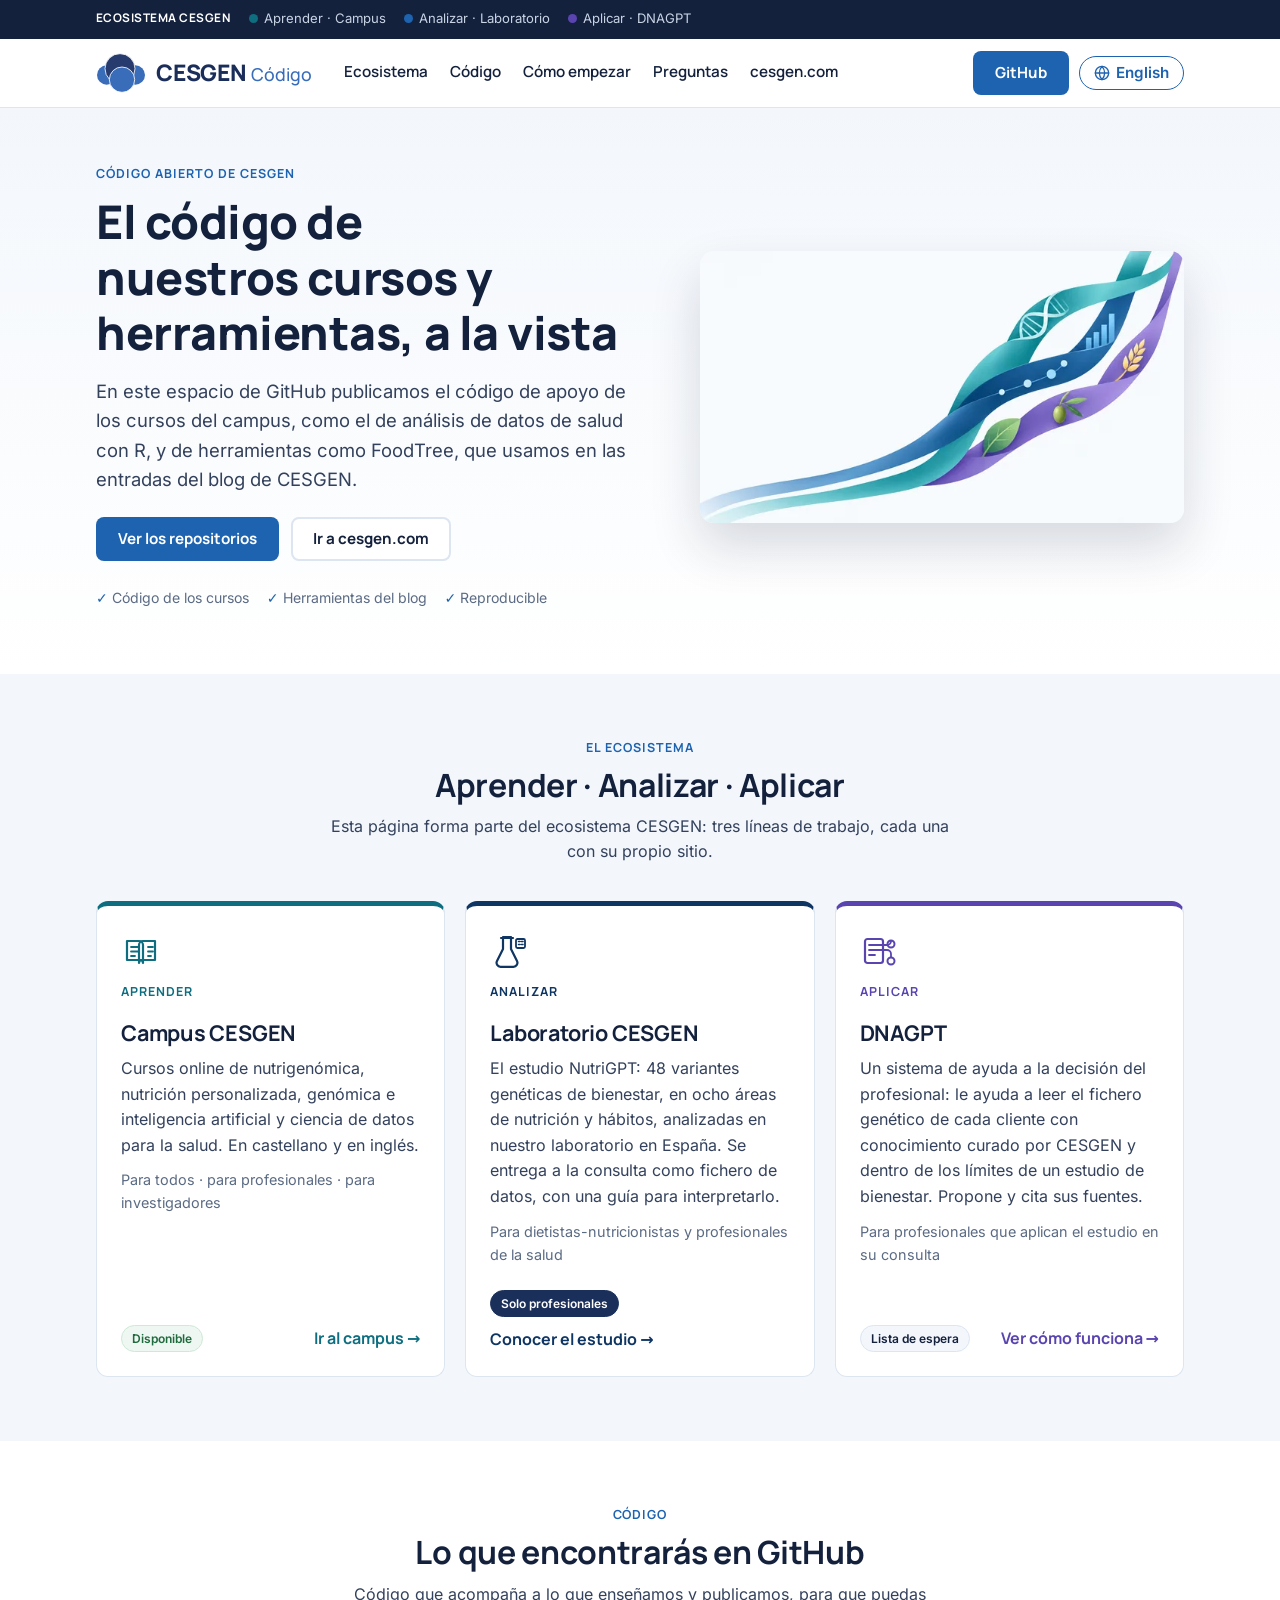
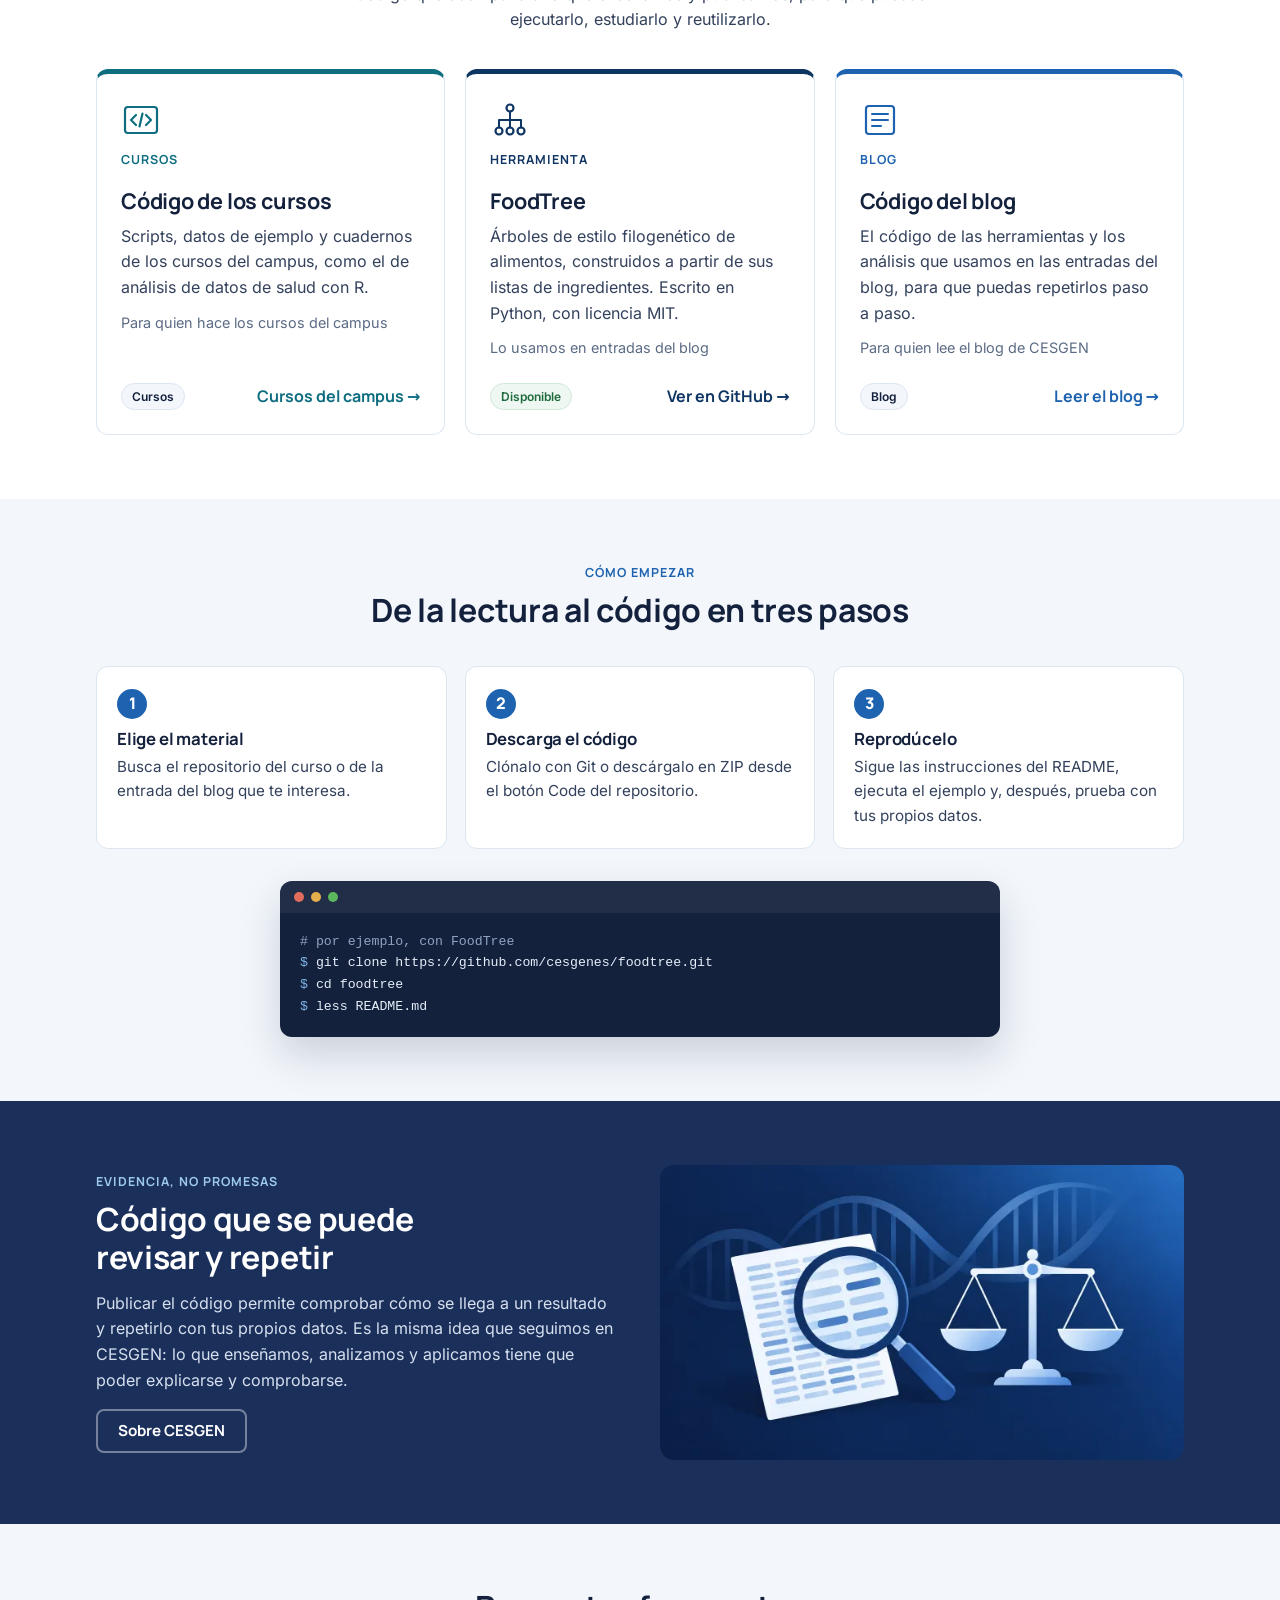
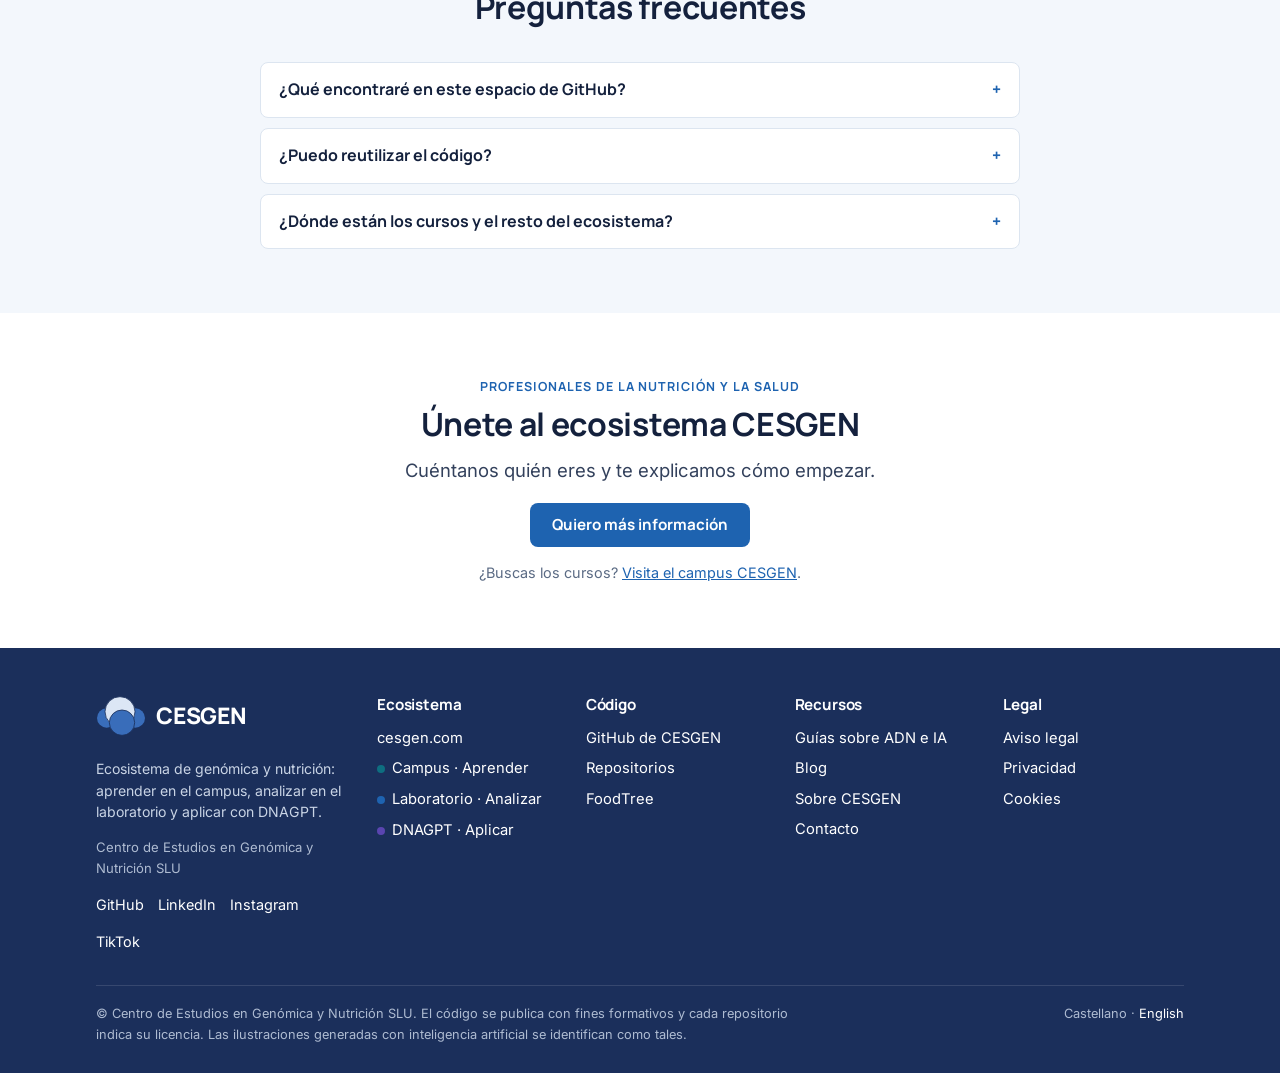
<file: index.html>
<!DOCTYPE html>
<html lang="es" class="no-js">
<head>
<meta charset="utf-8">
<meta name="viewport" content="width=device-width, initial-scale=1">
<title>CESGEN · Código de cursos y herramientas de genómica y nutrición</title>
<meta name="description" content="Código de los cursos y las herramientas de CESGEN, Centro de Estudios en Genómica y Nutrición: análisis de datos de salud con R, FoodTree y el código de las entradas del blog.">
<meta name="robots" content="index, follow, max-image-preview:large">
<link rel="canonical" href="https://cesgenes.github.io/">
<link rel="alternate" hreflang="es" href="https://cesgenes.github.io/">
<link rel="alternate" hreflang="en" href="https://cesgenes.github.io/en.html">
<meta property="og:type" content="website">
<meta property="og:site_name" content="CESGEN">
<meta property="og:title" content="CESGEN · Código de cursos y herramientas de genómica y nutrición">
<meta property="og:description" content="Código de los cursos y las herramientas de CESGEN, Centro de Estudios en Genómica y Nutrición: análisis de datos de salud con R, FoodTree y el código de las entradas del blog.">
<meta property="og:url" content="https://cesgenes.github.io/">
<meta property="og:image" content="https://cesgenes.github.io/images/og.jpg">
<meta property="og:image:width" content="1200">
<meta property="og:image:height" content="630">
<meta property="og:locale" content="es_ES">
<meta name="twitter:card" content="summary_large_image">
<meta name="theme-color" content="#1E63B0">
<link rel="icon" href="images/cesgen.png" type="image/png">
<link rel="apple-touch-icon" href="images/apple-touch-icon.png">
<link rel="preload" href="assets/fonts/manrope-latin-800-normal.woff2" as="font" type="font/woff2" crossorigin>
<link rel="preload" href="assets/fonts/inter-latin-400-normal.woff2" as="font" type="font/woff2" crossorigin>
<link rel="stylesheet" href="assets/css/site.css?v=2026-11-08a">
</head>
<body>
<a class="skip" href="#main">Saltar al contenido</a>
<div class="eco" role="navigation" aria-label="Ecosistema CESGEN"><div class="wrap"><a class="eco-name" href="https://cesgen.com/">Ecosistema CESGEN</a><a class="c-learn" href="https://campus.cesgen.com/"><span class="dot"></span><svg class="ico" viewBox="0 0 24 24" aria-hidden="true" focusable="false"><path d="M2 4h6a4 4 0 0 1 4 4v13a3 3 0 0 0-3-3H2z"/><path d="M22 4h-6a4 4 0 0 0-4 4v13a3 3 0 0 1 3-3h7z"/></svg><span class="label">Aprender · Campus</span></a><a class="c-analyse-light" href="https://lab.cesgen.com/"><span class="dot"></span><svg class="ico" viewBox="0 0 24 24" aria-hidden="true" focusable="false"><path d="M9 3h6"/><path d="M10 3v6.5L4.5 19a1.5 1.5 0 0 0 1.3 2.2h12.4a1.5 1.5 0 0 0 1.3-2.2L14 9.5V3"/><path d="M7.5 15h9"/></svg><span class="label">Analizar · Laboratorio</span></a><a class="c-apply" href="https://dnagpt.cesgen.com/"><span class="dot"></span><svg class="ico" viewBox="0 0 24 24" aria-hidden="true" focusable="false"><rect x="2" y="3" width="20" height="14" rx="2"/><path d="M8 21h8"/><path d="M12 17v4"/></svg><span class="label">Aplicar · DNAGPT</span></a></div></div>
<header class="site c-blue"><div class="wrap"><a class="logo" href="index.html" aria-label="CESGEN"><svg class="logo-mark" viewBox="0 0 150 120" aria-hidden="true" focusable="false"><circle cx="32" cy="66" r="29" fill="#396DBA"/><circle cx="118" cy="66" r="29" fill="#396DBA"/><circle cx="72" cy="47" r="45" fill="#283B6E" stroke="#FFFFFF" stroke-width="2.5"/><circle cx="78" cy="80" r="38" fill="#396DBA" stroke="#FFFFFF" stroke-width="2.5"/></svg><span class="logo-txt"><strong>CESGEN</strong> <span class="logo-post">Código</span></span></a><nav class="main" id="main-nav" aria-label="Principal"><a href="#lineas">Ecosistema</a><a href="#codigo">Código</a><a href="#empezar">Cómo empezar</a><a href="#faq">Preguntas</a><a href="https://cesgen.com/">cesgen.com</a></nav><div class="hdr-right"><a class="btn btn-primary" href="https://github.com/cesgenes">GitHub</a><a class="lang" href="en.html" hreflang="en" lang="en" title="Read this page in English">English</a><button class="menu-btn" type="button" aria-expanded="false" aria-controls="main-nav" aria-label="Menú">&#9776;</button></div></div></header>
<main id="main">
<section class="hero c-blue"><div class="wrap"><div><span class="eyebrow">Código abierto de CESGEN</span><h1>El código de nuestros cursos y herramientas, a la vista</h1><p class="lead">En este espacio de GitHub publicamos el código de apoyo de los cursos del campus, como el de análisis de datos de salud con R, y de herramientas como FoodTree, que usamos en las entradas del blog de CESGEN.</p><div class="ctas"><a class="btn btn-primary" href="https://github.com/orgs/cesgenes/repositories">Ver los repositorios</a><a class="btn btn-ghost" href="https://cesgen.com/">Ir a cesgen.com</a></div><div class="trust"><span>Código de los cursos</span><span>Herramientas del blog</span><span>Reproducible</span></div></div><img src="images/hero-cesgen-1280.webp" srcset="images/hero-cesgen-640.webp 640w, images/hero-cesgen-1280.webp 1280w" sizes="(max-width: 900px) 100vw, 45vw" width="1280" height="720" alt="Ilustración de tres hilos de color que se entrelazan con una hélice de ADN, datos y alimentos (imagen generada con IA)" loading="eager" decoding="async"></div></section>
<section id="lineas" class="alt"><div class="wrap"><div class="sec-head"><span class="eyebrow">El ecosistema</span><h2>Aprender · Analizar · Aplicar</h2><p>Esta página forma parte del ecosistema CESGEN: tres líneas de trabajo, cada una con su propio sitio.</p></div><div class="lines">
<article class="line c-learn"><div class="icon"><svg viewBox="0 0 40 40" aria-hidden="true" focusable="false"><path d="M6 9h12a4 4 0 0 1 4 4v18a3 3 0 0 0-3-3H6z" fill="none" stroke="currentColor" stroke-width="2.2" stroke-linejoin="round"/><path d="M34 9H22a4 4 0 0 0-4 4v18a3 3 0 0 1 3-3h13z" fill="none" stroke="currentColor" stroke-width="2.2" stroke-linejoin="round"/><path d="M10 15h7M10 19.5h7M10 24h4M27 15h5M27 19.5h5M27 24h3" fill="none" stroke="currentColor" stroke-width="1.8" stroke-linecap="round"/></svg></div><span class="eyebrow">Aprender</span><h3>Campus CESGEN</h3><p>Cursos online de nutrigenómica, nutrición personalizada, genómica e inteligencia artificial y ciencia de datos para la salud. En castellano y en inglés.</p><p class="who">Para todos · para profesionales · para investigadores</p><div class="foot"><span class="pill ok">Disponible</span><a class="go" href="https://campus.cesgen.com/">Ir al campus →</a></div></article>
<article class="line c-analyse"><div class="icon"><svg viewBox="0 0 40 40" aria-hidden="true" focusable="false"><path d="M13 5h8v12l6 12a4 4 0 0 1-3.6 5.8H10.6A4 4 0 0 1 7 29l6-12z" fill="none" stroke="currentColor" stroke-width="2.2" stroke-linejoin="round"/><path d="M11 6h12" stroke="currentColor" stroke-width="2.2" stroke-linecap="round"/><rect x="26" y="7" width="9" height="9" rx="1.5" fill="none" stroke="currentColor" stroke-width="1.8"/><path d="M28.5 9.5h1.5M31.5 9.5h1.5M28.5 12.5h1.5M31.5 12.5h1.5" stroke="currentColor" stroke-width="1.6" stroke-linecap="round"/></svg></div><span class="eyebrow">Analizar</span><h3>Laboratorio CESGEN</h3><p>El estudio NutriGPT: 48 variantes genéticas de bienestar, en ocho áreas de nutrición y hábitos, analizadas en nuestro laboratorio en España. Se entrega a la consulta como fichero de datos, con una guía para interpretarlo.</p><p class="who">Para dietistas-nutricionistas y profesionales de la salud</p><div class="foot"><span class="pill pro">Solo profesionales</span><a class="go" href="https://lab.cesgen.com/">Conocer el estudio →</a></div></article>
<article class="line c-apply"><div class="icon"><svg viewBox="0 0 40 40" aria-hidden="true" focusable="false"><rect x="5" y="7" width="18" height="24" rx="2.5" fill="none" stroke="currentColor" stroke-width="2.2"/><path d="M9 13h10M9 18h10M9 23h6" stroke="currentColor" stroke-width="1.8" stroke-linecap="round"/><path d="M19 18h8a4 4 0 0 1 4 4v3" fill="none" stroke="currentColor" stroke-width="1.8" stroke-linecap="round"/><circle cx="31" cy="29" r="3.5" fill="none" stroke="currentColor" stroke-width="2"/><circle cx="31" cy="12" r="3.5" fill="none" stroke="currentColor" stroke-width="2"/><path d="M19 13h8a4 4 0 0 0 4-4" fill="none" stroke="currentColor" stroke-width="1.8" stroke-linecap="round"/></svg></div><span class="eyebrow">Aplicar</span><h3>DNAGPT</h3><p>Un sistema de ayuda a la decisión del profesional: le ayuda a leer el fichero genético de cada cliente con conocimiento curado por CESGEN y dentro de los límites de un estudio de bienestar. Propone y cita sus fuentes.</p><p class="who">Para profesionales que aplican el estudio en su consulta</p><div class="foot"><span class="pill">Lista de espera</span><a class="go" href="https://dnagpt.cesgen.com/">Ver cómo funciona →</a></div></article>
</div></div></section>
<section id="codigo"><div class="wrap"><div class="sec-head"><span class="eyebrow">Código</span><h2>Lo que encontrarás en GitHub</h2><p>Código que acompaña a lo que enseñamos y publicamos, para que puedas ejecutarlo, estudiarlo y reutilizarlo.</p></div><div class="lines">
<article class="line c-learn"><div class="icon"><svg viewBox="0 0 40 40" aria-hidden="true" focusable="false"><rect x="4" y="7" width="32" height="26" rx="3" fill="none" stroke="currentColor" stroke-width="2.2"/><path d="M15 15l-5 5 5 5M25 15l5 5-5 5M21.5 13.5l-3 13" fill="none" stroke="currentColor" stroke-width="2.2" stroke-linecap="round" stroke-linejoin="round"/></svg></div><span class="eyebrow">Cursos</span><h3>Código de los cursos</h3><p>Scripts, datos de ejemplo y cuadernos de los cursos del campus, como el de análisis de datos de salud con R.</p><p class="who">Para quien hace los cursos del campus</p><div class="foot"><span class="pill">Cursos</span><a class="go" href="https://campus.cesgen.com/cursos/">Cursos del campus →</a></div></article>
<article class="line c-analyse"><div class="icon"><svg viewBox="0 0 40 40" aria-hidden="true" focusable="false"><circle cx="20" cy="8" r="3.5" fill="none" stroke="currentColor" stroke-width="2.2"/><circle cx="9" cy="31" r="3.5" fill="none" stroke="currentColor" stroke-width="2.2"/><circle cx="20" cy="31" r="3.5" fill="none" stroke="currentColor" stroke-width="2.2"/><circle cx="31" cy="31" r="3.5" fill="none" stroke="currentColor" stroke-width="2.2"/><path d="M20 11.5V20M9 27.5V20h22v7.5M20 20v7.5" fill="none" stroke="currentColor" stroke-width="2" stroke-linecap="round" stroke-linejoin="round"/></svg></div><span class="eyebrow">Herramienta</span><h3>FoodTree</h3><p>Árboles de estilo filogenético de alimentos, construidos a partir de sus listas de ingredientes. Escrito en Python, con licencia MIT.</p><p class="who">Lo usamos en entradas del blog</p><div class="foot"><span class="pill ok">Disponible</span><a class="go" href="https://github.com/cesgenes/foodtree">Ver en GitHub →</a></div></article>
<article class="line c-blue"><div class="icon"><svg viewBox="0 0 40 40" aria-hidden="true" focusable="false"><rect x="6" y="6" width="28" height="28" rx="3" fill="none" stroke="currentColor" stroke-width="2.2"/><path d="M12 14h16M12 20h16M12 26h9" stroke="currentColor" stroke-width="2" stroke-linecap="round"/></svg></div><span class="eyebrow">Blog</span><h3>Código del blog</h3><p>El código de las herramientas y los análisis que usamos en las entradas del blog, para que puedas repetirlos paso a paso.</p><p class="who">Para quien lee el blog de CESGEN</p><div class="foot"><span class="pill">Blog</span><a class="go" href="https://cesgen.com/blog/">Leer el blog →</a></div></article>
</div></div></section>
<section id="empezar" class="alt"><div class="wrap"><div class="sec-head"><span class="eyebrow">Cómo empezar</span><h2>De la lectura al código en tres pasos</h2></div><ol class="steps c-blue"><li><h3>Elige el material</h3><p>Busca el repositorio del curso o de la entrada del blog que te interesa.</p></li><li><h3>Descarga el código</h3><p>Clónalo con Git o descárgalo en ZIP desde el botón Code del repositorio.</p></li><li><h3>Reprodúcelo</h3><p>Sigue las instrucciones del README, ejecuta el ejemplo y, después, prueba con tus propios datos.</p></li></ol>
<div class="term" role="img" aria-label="git clone https://github.com/cesgenes/foodtree.git"><div class="bar"><span></span><span></span><span></span></div><pre><code><span class="c"># por ejemplo, con FoodTree</span>
<span class="p">$</span> git clone https://github.com/cesgenes/foodtree.git
<span class="p">$</span> cd foodtree
<span class="p">$</span> less README.md</code></pre></div></div></section>
<section class="dark"><div class="wrap"><div class="two"><div><span class="eyebrow">Evidencia, no promesas</span><h2>Código que se puede revisar y repetir</h2><p>Publicar el código permite comprobar cómo se llega a un resultado y repetirlo con tus propios datos. Es la misma idea que seguimos en CESGEN: lo que enseñamos, analizamos y aplicamos tiene que poder explicarse y comprobarse.</p><a class="btn btn-ghost" href="https://cesgen.com/sobre-cesgen/">Sobre CESGEN</a></div><img class="sec-img" src="images/sec-evidencia-1280.webp" srcset="images/sec-evidencia-640.webp 640w, images/sec-evidencia-1280.webp 1280w" sizes="(max-width: 900px) 100vw, 45vw" width="1280" height="720" alt="Ilustración de una lupa sobre una hoja de datos y una balanza equilibrada (imagen generada con IA)" loading="lazy" decoding="async"></div></div></section>
<section id="faq" class="alt"><div class="wrap"><div class="sec-head"><h2>Preguntas frecuentes</h2></div><div class="faq"><details><summary>¿Qué encontraré en este espacio de GitHub?</summary><p>El código de apoyo de los cursos del campus CESGEN, como el de análisis de datos de salud con R, y el de herramientas que usamos en las entradas del blog, como FoodTree.</p></details><details><summary>¿Puedo reutilizar el código?</summary><p>Cada repositorio indica su licencia. FoodTree, por ejemplo, usa la licencia MIT. Si tienes dudas sobre un uso concreto, escríbenos desde el <a href="https://cesgen.com/contacto/">formulario de contacto</a>.</p></details><details><summary>¿Dónde están los cursos y el resto del ecosistema?</summary><p>Los cursos están en el campus (campus.cesgen.com), el estudio NutriGPT en el laboratorio (lab.cesgen.com) y DNAGPT en dnagpt.cesgen.com. La información general está en cesgen.com.</p></details></div></div></section>
<section class="final"><div class="wrap"><span class="eyebrow">Profesionales de la nutrición y la salud</span><h2>Únete al ecosistema CESGEN</h2><p class="lead">Cuéntanos quién eres y te explicamos cómo empezar.</p><a class="btn btn-primary" href="https://cesgen.com/unete/">Quiero más información</a><p class="small muted note">¿Buscas los cursos? <a href="https://campus.cesgen.com/cursos/">Visita el campus CESGEN</a>.</p></div></section>
</main>
<footer class="site"><div class="wrap">
  <div class="cols">
    <div>
      <a class="logo logo-dark" href="index.html" aria-label="CESGEN"><svg class="logo-mark" viewBox="0 0 150 120" aria-hidden="true" focusable="false"><circle cx="32" cy="66" r="29" fill="#396DBA"/><circle cx="118" cy="66" r="29" fill="#396DBA"/><circle cx="72" cy="47" r="45" fill="#DCE6F5" stroke="#1B2F5B" stroke-width="2.5"/><circle cx="78" cy="80" r="38" fill="#396DBA" stroke="#1B2F5B" stroke-width="2.5"/></svg><span class="logo-txt"><strong>CESGEN</strong></span></a>
      <p class="desc">Ecosistema de genómica y nutrición: aprender en el campus, analizar en el laboratorio y aplicar con DNAGPT.</p>
      <p class="company">Centro de Estudios en Genómica y Nutrición SLU</p>
      <div class="social small"><a href="https://github.com/cesgenes" rel="noopener">GitHub</a><a href="https://www.linkedin.com/company/cesgen" rel="noopener">LinkedIn</a><a href="https://www.instagram.com/cesgen.formacion" rel="noopener">Instagram</a><a href="https://www.tiktok.com/@cesgen" rel="noopener">TikTok</a></div>
    </div>
    <div class="ecoline"><h4>Ecosistema</h4><ul>
      <li><a href="https://cesgen.com/">cesgen.com</a></li>
      <li><a class="c-learn" href="https://campus.cesgen.com/"><span class="dot"></span>Campus · Aprender</a></li>
      <li><a class="c-analyse-light" href="https://lab.cesgen.com/"><span class="dot"></span>Laboratorio · Analizar</a></li>
      <li><a class="c-apply" href="https://dnagpt.cesgen.com/"><span class="dot"></span>DNAGPT · Aplicar</a></li>
    </ul></div>
    <div><h4>Código</h4><ul>
      <li><a href="https://github.com/cesgenes">GitHub de CESGEN</a></li>
      <li><a href="https://github.com/orgs/cesgenes/repositories">Repositorios</a></li>
      <li><a href="https://github.com/cesgenes/foodtree">FoodTree</a></li>
    </ul></div>
    <div><h4>Recursos</h4><ul>
      <li><a href="https://cesgen.com/recursos/">Guías sobre ADN e IA</a></li>
      <li><a href="https://cesgen.com/blog/">Blog</a></li>
      <li><a href="https://cesgen.com/sobre-cesgen/">Sobre CESGEN</a></li>
      <li><a href="https://cesgen.com/contacto/">Contacto</a></li>
    </ul></div>
    <div><h4>Legal</h4><ul>
      <li><a href="https://cesgen.com/aviso-legal/">Aviso legal</a></li>
      <li><a href="https://cesgen.com/privacidad/">Privacidad</a></li>
      <li><a href="https://cesgen.com/cookies/">Cookies</a></li>
    </ul></div>
  </div>
  <div class="legal">
    <p>© Centro de Estudios en Genómica y Nutrición SLU. El código se publica con fines formativos y cada repositorio indica su licencia. Las ilustraciones generadas con inteligencia artificial se identifican como tales.</p>
    <p>Castellano · <a href="en.html" hreflang="en" lang="en">English</a></p>
  </div>
</div></footer>
<script src="assets/js/site.js?v=2026-11-08a" defer></script>
</body>
</html>
</file>
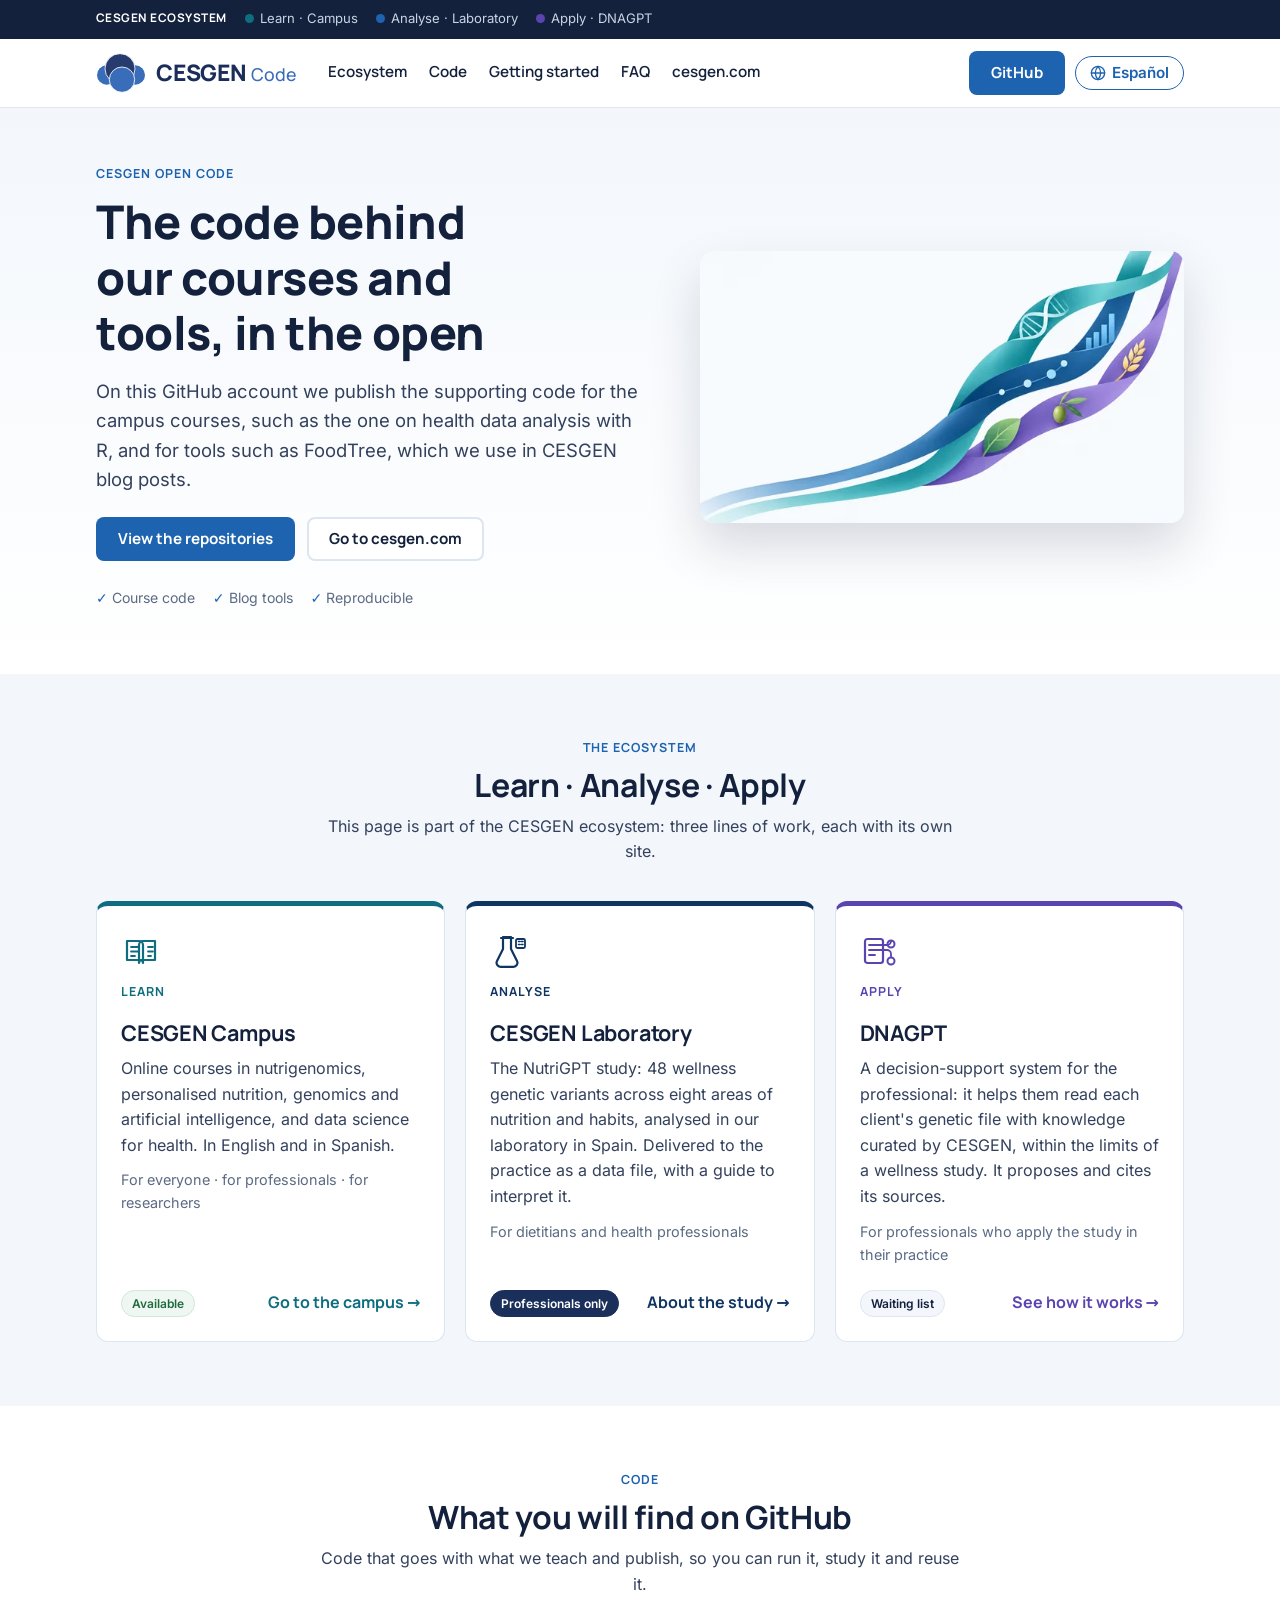
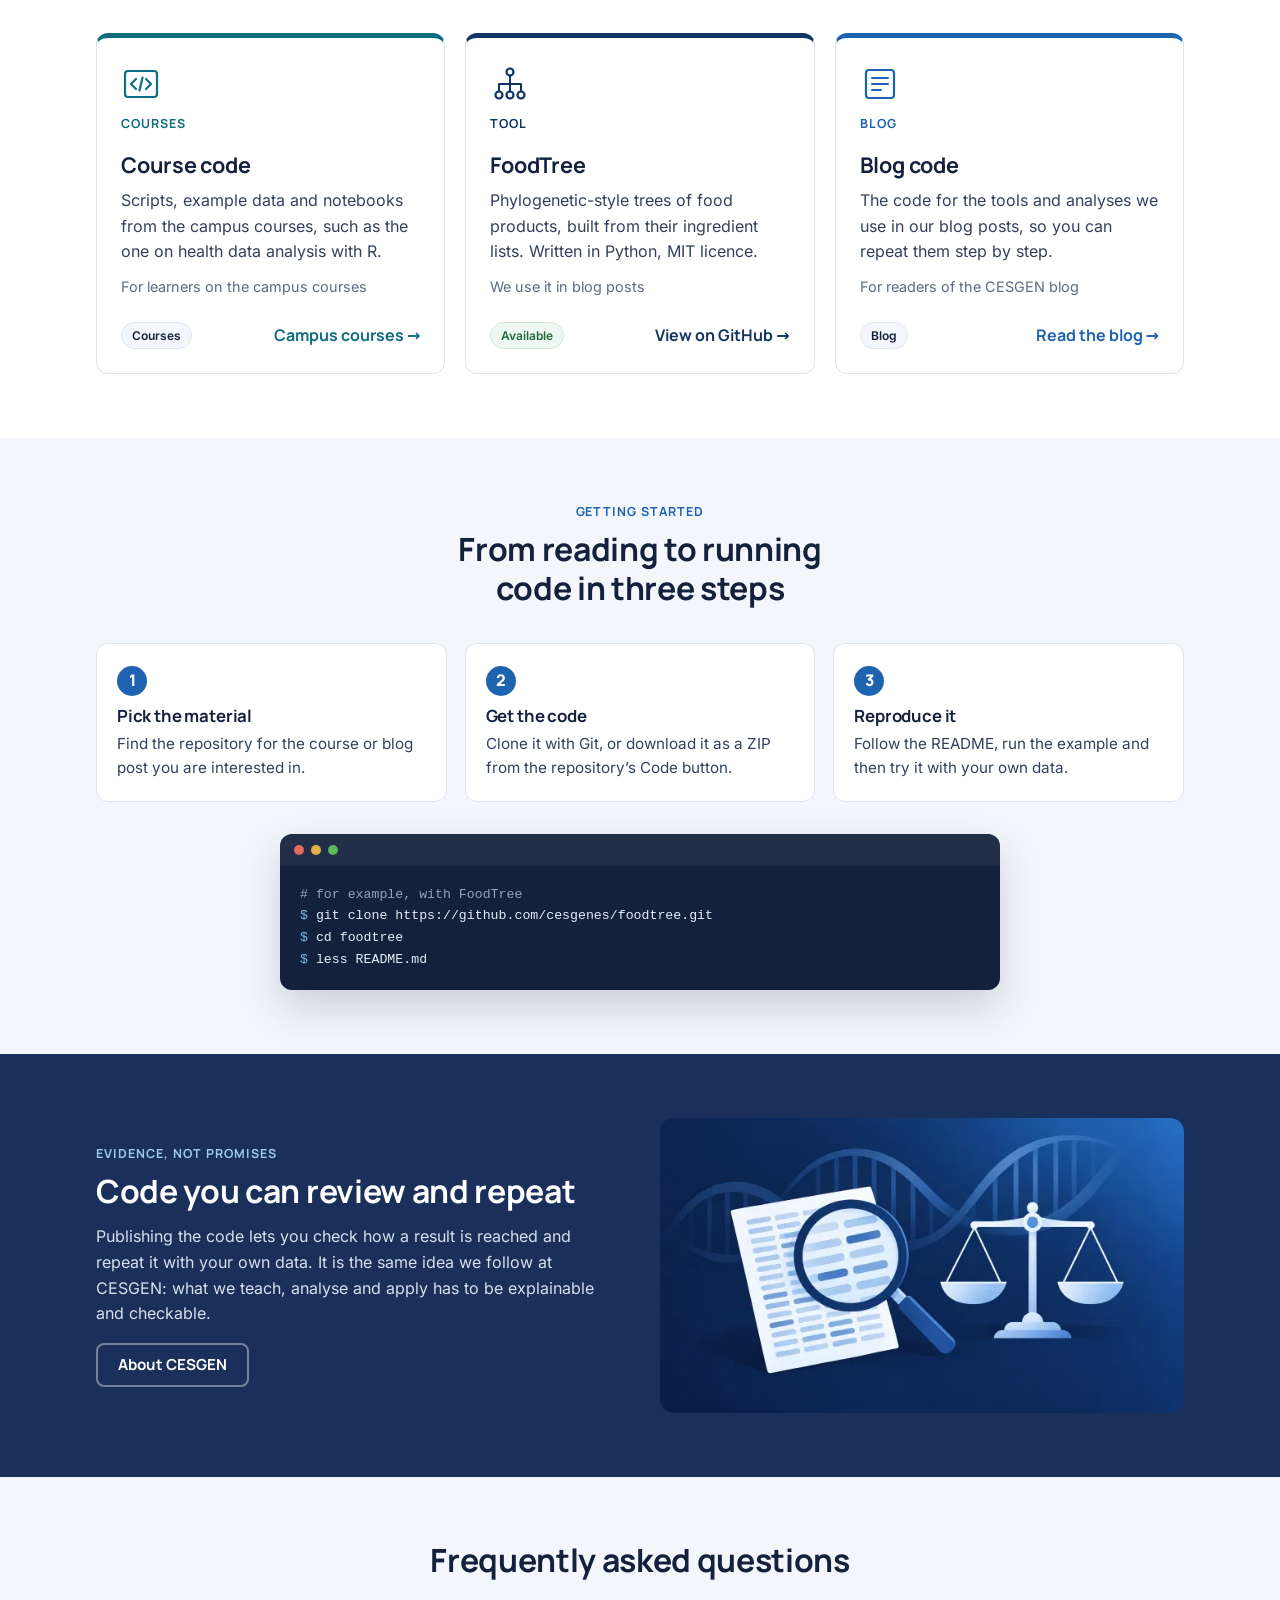
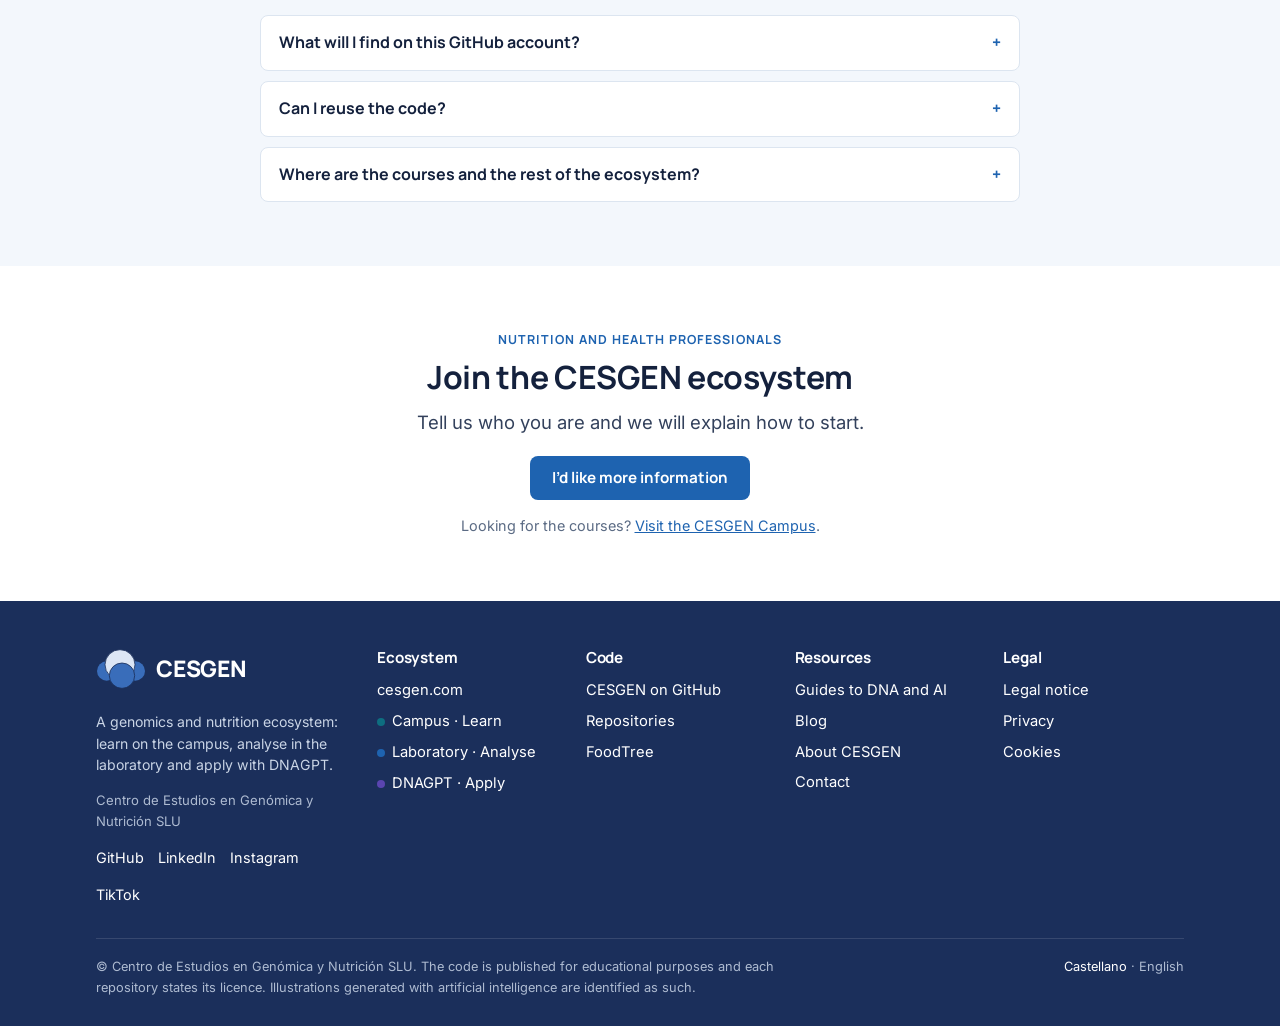
<file: en.html>
<!DOCTYPE html>
<html lang="en" class="no-js">
<head>
<meta charset="utf-8">
<meta name="viewport" content="width=device-width, initial-scale=1">
<title>CESGEN · Course and tool code for genomics and nutrition</title>
<meta name="description" content="Code for the courses and tools of CESGEN, Centro de Estudios en Genómica y Nutrición: health data analysis with R, FoodTree and the code behind our blog posts.">
<meta name="robots" content="index, follow, max-image-preview:large">
<link rel="canonical" href="https://cesgenes.github.io/en.html">
<link rel="alternate" hreflang="en" href="https://cesgenes.github.io/en.html">
<link rel="alternate" hreflang="es" href="https://cesgenes.github.io/">
<meta property="og:type" content="website">
<meta property="og:site_name" content="CESGEN">
<meta property="og:title" content="CESGEN · Course and tool code for genomics and nutrition">
<meta property="og:description" content="Code for the courses and tools of CESGEN, Centro de Estudios en Genómica y Nutrición: health data analysis with R, FoodTree and the code behind our blog posts.">
<meta property="og:url" content="https://cesgenes.github.io/en.html">
<meta property="og:image" content="https://cesgenes.github.io/images/og.jpg">
<meta property="og:image:width" content="1200">
<meta property="og:image:height" content="630">
<meta property="og:locale" content="en_GB">
<meta name="twitter:card" content="summary_large_image">
<meta name="theme-color" content="#1E63B0">
<link rel="icon" href="images/cesgen.png" type="image/png">
<link rel="apple-touch-icon" href="images/apple-touch-icon.png">
<link rel="preload" href="assets/fonts/manrope-latin-800-normal.woff2" as="font" type="font/woff2" crossorigin>
<link rel="preload" href="assets/fonts/inter-latin-400-normal.woff2" as="font" type="font/woff2" crossorigin>
<link rel="stylesheet" href="assets/css/site.css?v=2026-11-08a">
</head>
<body>
<a class="skip" href="#main">Skip to content</a>
<div class="eco" role="navigation" aria-label="CESGEN ecosystem"><div class="wrap"><a class="eco-name" href="https://cesgen.com/en/">CESGEN ecosystem</a><a class="c-learn" href="https://campus.cesgen.com/"><span class="dot"></span><svg class="ico" viewBox="0 0 24 24" aria-hidden="true" focusable="false"><path d="M2 4h6a4 4 0 0 1 4 4v13a3 3 0 0 0-3-3H2z"/><path d="M22 4h-6a4 4 0 0 0-4 4v13a3 3 0 0 1 3-3h7z"/></svg><span class="label">Learn · Campus</span></a><a class="c-analyse-light" href="https://lab.cesgen.com/"><span class="dot"></span><svg class="ico" viewBox="0 0 24 24" aria-hidden="true" focusable="false"><path d="M9 3h6"/><path d="M10 3v6.5L4.5 19a1.5 1.5 0 0 0 1.3 2.2h12.4a1.5 1.5 0 0 0 1.3-2.2L14 9.5V3"/><path d="M7.5 15h9"/></svg><span class="label">Analyse · Laboratory</span></a><a class="c-apply" href="https://dnagpt.cesgen.com/"><span class="dot"></span><svg class="ico" viewBox="0 0 24 24" aria-hidden="true" focusable="false"><rect x="2" y="3" width="20" height="14" rx="2"/><path d="M8 21h8"/><path d="M12 17v4"/></svg><span class="label">Apply · DNAGPT</span></a></div></div>
<header class="site c-blue"><div class="wrap"><a class="logo" href="en.html" aria-label="CESGEN"><svg class="logo-mark" viewBox="0 0 150 120" aria-hidden="true" focusable="false"><circle cx="32" cy="66" r="29" fill="#396DBA"/><circle cx="118" cy="66" r="29" fill="#396DBA"/><circle cx="72" cy="47" r="45" fill="#283B6E" stroke="#FFFFFF" stroke-width="2.5"/><circle cx="78" cy="80" r="38" fill="#396DBA" stroke="#FFFFFF" stroke-width="2.5"/></svg><span class="logo-txt"><strong>CESGEN</strong> <span class="logo-post">Code</span></span></a><nav class="main" id="main-nav" aria-label="Main"><a href="#lineas">Ecosystem</a><a href="#codigo">Code</a><a href="#empezar">Getting started</a><a href="#faq">FAQ</a><a href="https://cesgen.com/en/">cesgen.com</a></nav><div class="hdr-right"><a class="btn btn-primary" href="https://github.com/cesgenes">GitHub</a><a class="lang" href="index.html" hreflang="es" lang="es" title="Leer esta página en español">Español</a><button class="menu-btn" type="button" aria-expanded="false" aria-controls="main-nav" aria-label="Menu">&#9776;</button></div></div></header>
<main id="main">
<section class="hero c-blue"><div class="wrap"><div><span class="eyebrow">CESGEN open code</span><h1>The code behind our courses and tools, in the open</h1><p class="lead">On this GitHub account we publish the supporting code for the campus courses, such as the one on health data analysis with R, and for tools such as FoodTree, which we use in CESGEN blog posts.</p><div class="ctas"><a class="btn btn-primary" href="https://github.com/orgs/cesgenes/repositories">View the repositories</a><a class="btn btn-ghost" href="https://cesgen.com/en/">Go to cesgen.com</a></div><div class="trust"><span>Course code</span><span>Blog tools</span><span>Reproducible</span></div></div><img src="images/hero-cesgen-1280.webp" srcset="images/hero-cesgen-640.webp 640w, images/hero-cesgen-1280.webp 1280w" sizes="(max-width: 900px) 100vw, 45vw" width="1280" height="720" alt="Illustration of three coloured threads intertwining with a DNA helix, data and food (AI-generated image)" loading="eager" decoding="async"></div></section>
<section id="lineas" class="alt"><div class="wrap"><div class="sec-head"><span class="eyebrow">The ecosystem</span><h2>Learn · Analyse · Apply</h2><p>This page is part of the CESGEN ecosystem: three lines of work, each with its own site.</p></div><div class="lines">
<article class="line c-learn"><div class="icon"><svg viewBox="0 0 40 40" aria-hidden="true" focusable="false"><path d="M6 9h12a4 4 0 0 1 4 4v18a3 3 0 0 0-3-3H6z" fill="none" stroke="currentColor" stroke-width="2.2" stroke-linejoin="round"/><path d="M34 9H22a4 4 0 0 0-4 4v18a3 3 0 0 1 3-3h13z" fill="none" stroke="currentColor" stroke-width="2.2" stroke-linejoin="round"/><path d="M10 15h7M10 19.5h7M10 24h4M27 15h5M27 19.5h5M27 24h3" fill="none" stroke="currentColor" stroke-width="1.8" stroke-linecap="round"/></svg></div><span class="eyebrow">Learn</span><h3>CESGEN Campus</h3><p>Online courses in nutrigenomics, personalised nutrition, genomics and artificial intelligence, and data science for health. In English and in Spanish.</p><p class="who">For everyone · for professionals · for researchers</p><div class="foot"><span class="pill ok">Available</span><a class="go" href="https://campus.cesgen.com/">Go to the campus →</a></div></article>
<article class="line c-analyse"><div class="icon"><svg viewBox="0 0 40 40" aria-hidden="true" focusable="false"><path d="M13 5h8v12l6 12a4 4 0 0 1-3.6 5.8H10.6A4 4 0 0 1 7 29l6-12z" fill="none" stroke="currentColor" stroke-width="2.2" stroke-linejoin="round"/><path d="M11 6h12" stroke="currentColor" stroke-width="2.2" stroke-linecap="round"/><rect x="26" y="7" width="9" height="9" rx="1.5" fill="none" stroke="currentColor" stroke-width="1.8"/><path d="M28.5 9.5h1.5M31.5 9.5h1.5M28.5 12.5h1.5M31.5 12.5h1.5" stroke="currentColor" stroke-width="1.6" stroke-linecap="round"/></svg></div><span class="eyebrow">Analyse</span><h3>CESGEN Laboratory</h3><p>The NutriGPT study: 48 wellness genetic variants across eight areas of nutrition and habits, analysed in our laboratory in Spain. Delivered to the practice as a data file, with a guide to interpret it.</p><p class="who">For dietitians and health professionals</p><div class="foot"><span class="pill pro">Professionals only</span><a class="go" href="https://lab.cesgen.com/">About the study →</a></div></article>
<article class="line c-apply"><div class="icon"><svg viewBox="0 0 40 40" aria-hidden="true" focusable="false"><rect x="5" y="7" width="18" height="24" rx="2.5" fill="none" stroke="currentColor" stroke-width="2.2"/><path d="M9 13h10M9 18h10M9 23h6" stroke="currentColor" stroke-width="1.8" stroke-linecap="round"/><path d="M19 18h8a4 4 0 0 1 4 4v3" fill="none" stroke="currentColor" stroke-width="1.8" stroke-linecap="round"/><circle cx="31" cy="29" r="3.5" fill="none" stroke="currentColor" stroke-width="2"/><circle cx="31" cy="12" r="3.5" fill="none" stroke="currentColor" stroke-width="2"/><path d="M19 13h8a4 4 0 0 0 4-4" fill="none" stroke="currentColor" stroke-width="1.8" stroke-linecap="round"/></svg></div><span class="eyebrow">Apply</span><h3>DNAGPT</h3><p>A decision-support system for the professional: it helps them read each client's genetic file with knowledge curated by CESGEN, within the limits of a wellness study. It proposes and cites its sources.</p><p class="who">For professionals who apply the study in their practice</p><div class="foot"><span class="pill">Waiting list</span><a class="go" href="https://dnagpt.cesgen.com/">See how it works →</a></div></article>
</div></div></section>
<section id="codigo"><div class="wrap"><div class="sec-head"><span class="eyebrow">Code</span><h2>What you will find on GitHub</h2><p>Code that goes with what we teach and publish, so you can run it, study it and reuse it.</p></div><div class="lines">
<article class="line c-learn"><div class="icon"><svg viewBox="0 0 40 40" aria-hidden="true" focusable="false"><rect x="4" y="7" width="32" height="26" rx="3" fill="none" stroke="currentColor" stroke-width="2.2"/><path d="M15 15l-5 5 5 5M25 15l5 5-5 5M21.5 13.5l-3 13" fill="none" stroke="currentColor" stroke-width="2.2" stroke-linecap="round" stroke-linejoin="round"/></svg></div><span class="eyebrow">Courses</span><h3>Course code</h3><p>Scripts, example data and notebooks from the campus courses, such as the one on health data analysis with R.</p><p class="who">For learners on the campus courses</p><div class="foot"><span class="pill">Courses</span><a class="go" href="https://campus.cesgen.com/">Campus courses →</a></div></article>
<article class="line c-analyse"><div class="icon"><svg viewBox="0 0 40 40" aria-hidden="true" focusable="false"><circle cx="20" cy="8" r="3.5" fill="none" stroke="currentColor" stroke-width="2.2"/><circle cx="9" cy="31" r="3.5" fill="none" stroke="currentColor" stroke-width="2.2"/><circle cx="20" cy="31" r="3.5" fill="none" stroke="currentColor" stroke-width="2.2"/><circle cx="31" cy="31" r="3.5" fill="none" stroke="currentColor" stroke-width="2.2"/><path d="M20 11.5V20M9 27.5V20h22v7.5M20 20v7.5" fill="none" stroke="currentColor" stroke-width="2" stroke-linecap="round" stroke-linejoin="round"/></svg></div><span class="eyebrow">Tool</span><h3>FoodTree</h3><p>Phylogenetic-style trees of food products, built from their ingredient lists. Written in Python, MIT licence.</p><p class="who">We use it in blog posts</p><div class="foot"><span class="pill ok">Available</span><a class="go" href="https://github.com/cesgenes/foodtree">View on GitHub →</a></div></article>
<article class="line c-blue"><div class="icon"><svg viewBox="0 0 40 40" aria-hidden="true" focusable="false"><rect x="6" y="6" width="28" height="28" rx="3" fill="none" stroke="currentColor" stroke-width="2.2"/><path d="M12 14h16M12 20h16M12 26h9" stroke="currentColor" stroke-width="2" stroke-linecap="round"/></svg></div><span class="eyebrow">Blog</span><h3>Blog code</h3><p>The code for the tools and analyses we use in our blog posts, so you can repeat them step by step.</p><p class="who">For readers of the CESGEN blog</p><div class="foot"><span class="pill">Blog</span><a class="go" href="https://cesgen.com/en/blog/">Read the blog →</a></div></article>
</div></div></section>
<section id="empezar" class="alt"><div class="wrap"><div class="sec-head"><span class="eyebrow">Getting started</span><h2>From reading to running code in three steps</h2></div><ol class="steps c-blue"><li><h3>Pick the material</h3><p>Find the repository for the course or blog post you are interested in.</p></li><li><h3>Get the code</h3><p>Clone it with Git, or download it as a ZIP from the repository’s Code button.</p></li><li><h3>Reproduce it</h3><p>Follow the README, run the example and then try it with your own data.</p></li></ol>
<div class="term" role="img" aria-label="git clone https://github.com/cesgenes/foodtree.git"><div class="bar"><span></span><span></span><span></span></div><pre><code><span class="c"># for example, with FoodTree</span>
<span class="p">$</span> git clone https://github.com/cesgenes/foodtree.git
<span class="p">$</span> cd foodtree
<span class="p">$</span> less README.md</code></pre></div></div></section>
<section class="dark"><div class="wrap"><div class="two"><div><span class="eyebrow">Evidence, not promises</span><h2>Code you can review and repeat</h2><p>Publishing the code lets you check how a result is reached and repeat it with your own data. It is the same idea we follow at CESGEN: what we teach, analyse and apply has to be explainable and checkable.</p><a class="btn btn-ghost" href="https://cesgen.com/en/about/">About CESGEN</a></div><img class="sec-img" src="images/sec-evidencia-1280.webp" srcset="images/sec-evidencia-640.webp 640w, images/sec-evidencia-1280.webp 1280w" sizes="(max-width: 900px) 100vw, 45vw" width="1280" height="720" alt="Illustration of a magnifying glass over a data sheet and a balanced scale (AI-generated image)" loading="lazy" decoding="async"></div></div></section>
<section id="faq" class="alt"><div class="wrap"><div class="sec-head"><h2>Frequently asked questions</h2></div><div class="faq"><details><summary>What will I find on this GitHub account?</summary><p>The supporting code for the CESGEN campus courses, such as the one on health data analysis with R, and for tools we use in blog posts, such as FoodTree.</p></details><details><summary>Can I reuse the code?</summary><p>Each repository states its licence. FoodTree, for example, uses the MIT licence. If you are unsure about a specific use, get in touch through the <a href="https://cesgen.com/en/contact/">contact form</a>.</p></details><details><summary>Where are the courses and the rest of the ecosystem?</summary><p>The courses are on the campus (campus.cesgen.com), the NutriGPT study in the laboratory (lab.cesgen.com) and DNAGPT at dnagpt.cesgen.com. General information is on cesgen.com.</p></details></div></div></section>
<section class="final"><div class="wrap"><span class="eyebrow">Nutrition and health professionals</span><h2>Join the CESGEN ecosystem</h2><p class="lead">Tell us who you are and we will explain how to start.</p><a class="btn btn-primary" href="https://cesgen.com/en/join/">I’d like more information</a><p class="small muted note">Looking for the courses? <a href="https://campus.cesgen.com/">Visit the CESGEN Campus</a>.</p></div></section>
</main>
<footer class="site"><div class="wrap">
  <div class="cols">
    <div>
      <a class="logo logo-dark" href="en.html" aria-label="CESGEN"><svg class="logo-mark" viewBox="0 0 150 120" aria-hidden="true" focusable="false"><circle cx="32" cy="66" r="29" fill="#396DBA"/><circle cx="118" cy="66" r="29" fill="#396DBA"/><circle cx="72" cy="47" r="45" fill="#DCE6F5" stroke="#1B2F5B" stroke-width="2.5"/><circle cx="78" cy="80" r="38" fill="#396DBA" stroke="#1B2F5B" stroke-width="2.5"/></svg><span class="logo-txt"><strong>CESGEN</strong></span></a>
      <p class="desc">A genomics and nutrition ecosystem: learn on the campus, analyse in the laboratory and apply with DNAGPT.</p>
      <p class="company">Centro de Estudios en Genómica y Nutrición SLU</p>
      <div class="social small"><a href="https://github.com/cesgenes" rel="noopener">GitHub</a><a href="https://www.linkedin.com/company/cesgen" rel="noopener">LinkedIn</a><a href="https://www.instagram.com/cesgen.formacion" rel="noopener">Instagram</a><a href="https://www.tiktok.com/@cesgen" rel="noopener">TikTok</a></div>
    </div>
    <div class="ecoline"><h4>Ecosystem</h4><ul>
      <li><a href="https://cesgen.com/en/">cesgen.com</a></li>
      <li><a class="c-learn" href="https://campus.cesgen.com/"><span class="dot"></span>Campus · Learn</a></li>
      <li><a class="c-analyse-light" href="https://lab.cesgen.com/"><span class="dot"></span>Laboratory · Analyse</a></li>
      <li><a class="c-apply" href="https://dnagpt.cesgen.com/"><span class="dot"></span>DNAGPT · Apply</a></li>
    </ul></div>
    <div><h4>Code</h4><ul>
      <li><a href="https://github.com/cesgenes">CESGEN on GitHub</a></li>
      <li><a href="https://github.com/orgs/cesgenes/repositories">Repositories</a></li>
      <li><a href="https://github.com/cesgenes/foodtree">FoodTree</a></li>
    </ul></div>
    <div><h4>Resources</h4><ul>
      <li><a href="https://cesgen.com/en/resources/">Guides to DNA and AI</a></li>
      <li><a href="https://cesgen.com/en/blog/">Blog</a></li>
      <li><a href="https://cesgen.com/en/about/">About CESGEN</a></li>
      <li><a href="https://cesgen.com/en/contact/">Contact</a></li>
    </ul></div>
    <div><h4>Legal</h4><ul>
      <li><a href="https://cesgen.com/en/legal-notice/">Legal notice</a></li>
      <li><a href="https://cesgen.com/en/privacy/">Privacy</a></li>
      <li><a href="https://cesgen.com/en/cookies/">Cookies</a></li>
    </ul></div>
  </div>
  <div class="legal">
    <p>© Centro de Estudios en Genómica y Nutrición SLU. The code is published for educational purposes and each repository states its licence. Illustrations generated with artificial intelligence are identified as such.</p>
    <p><a href="index.html" hreflang="es" lang="es">Castellano</a> · English</p>
  </div>
</div></footer>
<script src="assets/js/site.js?v=2026-11-08a" defer></script>
</body>
</html>
</file>
<file: assets/css/site.css>
/* CESGEN ecosystem — shared stylesheet for cesgen.com, lab.cesgen.com and dnagpt.cesgen.com.
   Copied from the cesgen.com stylesheet for cesgenes.github.io.
   No inline styles anywhere: line colours are set through .c-* classes so the CSP can stay strict. */

/* Self-hosted fonts (SIL OFL 1.1; licences in /assets/fonts/) */
@font-face { font-family: "Manrope"; font-style: normal; font-weight: 400; font-display: swap; src: url("../fonts/manrope-latin-400-normal.woff2") format("woff2"); unicode-range: U+0000-00FF, U+0131, U+0152-0153, U+02BB-02BC, U+02C6, U+02DA, U+02DC, U+0304, U+0308, U+0329, U+2000-206F, U+20AC, U+2122, U+2191, U+2193, U+2212, U+2215, U+FEFF, U+FFFD; }
@font-face { font-family: "Manrope"; font-style: normal; font-weight: 500; font-display: swap; src: url("../fonts/manrope-latin-500-normal.woff2") format("woff2"); unicode-range: U+0000-00FF, U+0131, U+0152-0153, U+02BB-02BC, U+02C6, U+02DA, U+02DC, U+0304, U+0308, U+0329, U+2000-206F, U+20AC, U+2122, U+2191, U+2193, U+2212, U+2215, U+FEFF, U+FFFD; }
@font-face { font-family: "Manrope"; font-style: normal; font-weight: 600; font-display: swap; src: url("../fonts/manrope-latin-600-normal.woff2") format("woff2"); unicode-range: U+0000-00FF, U+0131, U+0152-0153, U+02BB-02BC, U+02C6, U+02DA, U+02DC, U+0304, U+0308, U+0329, U+2000-206F, U+20AC, U+2122, U+2191, U+2193, U+2212, U+2215, U+FEFF, U+FFFD; }
@font-face { font-family: "Manrope"; font-style: normal; font-weight: 700; font-display: swap; src: url("../fonts/manrope-latin-700-normal.woff2") format("woff2"); unicode-range: U+0000-00FF, U+0131, U+0152-0153, U+02BB-02BC, U+02C6, U+02DA, U+02DC, U+0304, U+0308, U+0329, U+2000-206F, U+20AC, U+2122, U+2191, U+2193, U+2212, U+2215, U+FEFF, U+FFFD; }
@font-face { font-family: "Manrope"; font-style: normal; font-weight: 800; font-display: swap; src: url("../fonts/manrope-latin-800-normal.woff2") format("woff2"); unicode-range: U+0000-00FF, U+0131, U+0152-0153, U+02BB-02BC, U+02C6, U+02DA, U+02DC, U+0304, U+0308, U+0329, U+2000-206F, U+20AC, U+2122, U+2191, U+2193, U+2212, U+2215, U+FEFF, U+FFFD; }
@font-face { font-family: "Inter"; font-style: normal; font-weight: 400; font-display: swap; src: url("../fonts/inter-latin-400-normal.woff2") format("woff2"); unicode-range: U+0000-00FF, U+0131, U+0152-0153, U+02BB-02BC, U+02C6, U+02DA, U+02DC, U+0304, U+0308, U+0329, U+2000-206F, U+20AC, U+2122, U+2191, U+2193, U+2212, U+2215, U+FEFF, U+FFFD; }
@font-face { font-family: "Inter"; font-style: normal; font-weight: 500; font-display: swap; src: url("../fonts/inter-latin-500-normal.woff2") format("woff2"); unicode-range: U+0000-00FF, U+0131, U+0152-0153, U+02BB-02BC, U+02C6, U+02DA, U+02DC, U+0304, U+0308, U+0329, U+2000-206F, U+20AC, U+2122, U+2191, U+2193, U+2212, U+2215, U+FEFF, U+FFFD; }
@font-face { font-family: "Inter"; font-style: normal; font-weight: 600; font-display: swap; src: url("../fonts/inter-latin-600-normal.woff2") format("woff2"); unicode-range: U+0000-00FF, U+0131, U+0152-0153, U+02BB-02BC, U+02C6, U+02DA, U+02DC, U+0304, U+0308, U+0329, U+2000-206F, U+20AC, U+2122, U+2191, U+2193, U+2212, U+2215, U+FEFF, U+FFFD; }

:root {
  --blue: #1E63B0; --blue-dark: #17508F; --navy: #1B2F5B; --ink: #14213D; --text: #33415C;
  --sky: #279BD3; --soft: #F3F7FC; --border: #DCE5F0; --muted: #5B6B84; --bg: #FFFFFF; --radius: 8px;
  --learn: #0E6E80; --learn-deep: #083F4A; --learn-soft: #E3F1F3;
  --analyse: #0F3563; --analyse-light: #1E63B0; --analyse-soft: #E4ECF7;
  --apply: #5A45B0; --apply-deep: #2B1F63; --apply-soft: #ECE8F8;
  --c: var(--blue);
  --font-heading: "Manrope", "Inter", system-ui, -apple-system, "Segoe UI", sans-serif;
  --font-body: "Inter", system-ui, -apple-system, "Segoe UI", sans-serif;
  color-scheme: light;
}
/* Line colour classes: any element can take one; descendants read --c */
.c-blue { --c: var(--blue); } .c-learn { --c: var(--learn); } .c-analyse { --c: var(--analyse); }
.c-analyse-light { --c: var(--analyse-light); } .c-apply { --c: var(--apply); } .c-navy { --c: var(--navy); }
.t-c { color: var(--c); }

* { box-sizing: border-box; }
html { scroll-behavior: smooth; -webkit-text-size-adjust: 100%; }
@media (prefers-reduced-motion: reduce) { html { scroll-behavior: auto; } }
body { margin: 0; background: var(--bg); color: var(--text); font-family: var(--font-body); font-size: 16px; line-height: 1.6; }
h1, h2, h3, h4 { font-family: var(--font-heading); color: var(--ink); line-height: 1.2; letter-spacing: -0.01em; margin: 0; text-wrap: balance; }
h1 { font-size: clamp(2rem, 4.2vw, 2.9rem); font-weight: 800; }
h2 { font-size: clamp(1.5rem, 2.8vw, 2rem); font-weight: 700; }
h3 { font-size: 1.2rem; font-weight: 700; }
.eyebrow + h1, .eyebrow + h2, .eyebrow + h3 { margin-top: 8px; }
h2 + p, h2 + ul, h2 + ol, h3 + p, h3 + ul { margin-top: 14px; }
h4 { font-size: 1rem; font-weight: 700; }
p { margin: 0 0 1em; max-width: 72ch; }
a { color: var(--blue); }
a:focus-visible, button:focus-visible, input:focus-visible, select:focus-visible, textarea:focus-visible, summary:focus-visible { outline: 2px solid var(--sky); outline-offset: 2px; }
img, svg { max-width: 100%; height: auto; }
code { font-family: ui-monospace, SFMono-Regular, Menlo, Consolas, monospace; font-size: .92em; background: var(--soft); padding: 1px 5px; border-radius: 4px; }
pre { background: var(--ink); color: #E6EEF9; padding: 16px 18px; border-radius: var(--radius); overflow-x: auto; font-size: .85rem; line-height: 1.5; }
pre code { background: none; padding: 0; color: inherit; }
table { border-collapse: collapse; width: 100%; font-size: .95rem; }
th, td { text-align: left; padding: 10px 12px; border-bottom: 1px solid var(--border); vertical-align: top; }
th { font-family: var(--font-heading); color: var(--ink); background: var(--soft); }
.table-wrap { overflow-x: auto; }
.wrap { max-width: 1120px; margin: 0 auto; padding-left: max(16px, env(safe-area-inset-left, 0px)); padding-right: max(16px, env(safe-area-inset-right, 0px)); }
.narrow { max-width: 760px; margin-left: auto; margin-right: auto; }
.eyebrow { font-family: var(--font-heading); font-size: .78rem; font-weight: 700; letter-spacing: .08em; text-transform: uppercase; color: var(--c); display: block; }
.lead { font-size: 1.15rem; }
.muted { color: var(--muted); }
.small { font-size: .9rem; }
.center { text-align: center; }
.center p { margin-left: auto; margin-right: auto; }
.mt { margin-top: 18px; }
.mt-lg { margin-top: 40px; }
.skip { position: absolute; left: -999px; top: 8px; background: #fff; color: var(--ink); padding: 8px 12px; border-radius: var(--radius); z-index: 100; }
.skip:focus { left: 8px; }
.visually-hidden { position: absolute !important; width: 1px; height: 1px; overflow: hidden; clip: rect(0 0 0 0); white-space: nowrap; }

/* Ecosystem band */
.eco { background: var(--ink); color: #C9D4E5; font-size: .82rem; }
.eco .wrap { display: flex; align-items: center; gap: 18px; min-height: 36px; flex-wrap: wrap; padding-block: 4px; }
.eco .eco-name { color: #fff; font-family: var(--font-heading); font-weight: 700; letter-spacing: .04em; text-transform: uppercase; font-size: .74rem; }
.eco a { color: #C9D4E5; text-decoration: none; display: inline-flex; align-items: center; gap: 6px; padding: 4px 0; border-bottom: 2px solid transparent; }
.eco a .dot { width: 9px; height: 9px; border-radius: 50%; background: var(--c); display: inline-block; flex: none; }
.eco a:hover { color: #fff; }
.eco a[aria-current="true"] { color: #fff; font-weight: 600; border-bottom-color: var(--c); }
.eco .eco-site { margin-left: auto; }
.eco a .ico { display: none; width: 17px; height: 17px; fill: none; stroke: currentColor; stroke-width: 1.8; stroke-linecap: round; stroke-linejoin: round; flex: none; }

/* Header */
header.site { border-bottom: 1px solid var(--border); background: #fff; position: sticky; top: 0; z-index: 10; }
header.site .wrap { display: flex; align-items: center; gap: 24px; min-height: 68px; }
/* Logo: mark + words, same formula as the campus ("Campus CESGEN") */
.logo { display: inline-flex; align-items: center; gap: 10px; text-decoration: none; font-family: var(--font-heading); line-height: 1; white-space: nowrap; }
.logo-mark { width: 50px; height: 40px; flex: none; }
.logo-txt { font-size: 1.42rem; color: #1B2E5A; letter-spacing: -0.01em; }
.logo-txt strong { font-weight: 800; }
.logo-pre { font-weight: 400; color: #396DBA; }
.logo-post { font-weight: 500; color: #396DBA; font-size: .78em; letter-spacing: 0; }
.logo-dark .logo-txt { color: #fff; }
.logo-dark .logo-pre { color: #fff; }
.logo-dark .logo-post { color: #C9D4E5; }
footer.site .logo:hover { text-decoration: none; }
footer.site .desc { font-size: .88rem; color: #C9D4E5; margin-top: 14px; max-width: 36ch; line-height: 1.55; }
nav.main { display: flex; gap: 22px; margin-left: 8px; flex-wrap: wrap; }
nav.main a { white-space: nowrap; color: var(--ink); text-decoration: none; font-family: var(--font-heading); font-weight: 600; font-size: .95rem; padding: 6px 0; border-bottom: 2px solid transparent; }
nav.main a:hover, nav.main a[aria-current="page"] { border-bottom-color: var(--c); }
nav.main a.ext { padding-left: 14px; position: relative; }
nav.main a.ext::before { content: ""; position: absolute; left: 0; top: 50%; width: 8px; height: 8px; border-radius: 50%; background: var(--c); transform: translateY(-50%); }
.hdr-right { margin-left: auto; display: flex; align-items: center; gap: 10px; }
.btn { display: inline-block; white-space: nowrap; font-family: var(--font-heading); font-weight: 700; font-size: .95rem; padding: 11px 20px; border-radius: var(--radius); text-decoration: none; border: 2px solid transparent; cursor: pointer; line-height: 1.2; }
.btn-primary { background: var(--blue); color: #fff; }
.btn-primary:hover { background: var(--blue-dark); }
.btn-ghost { border-color: var(--border); color: var(--ink); background: #fff; }
.btn-ghost:hover { border-color: var(--ink); }
.btn-sm { padding: 8px 14px; font-size: .88rem; }
.btn-sm::after { content: " →"; }
.btn-row { display: flex; flex-wrap: wrap; gap: 10px; }
.btn-row.center { justify-content: center; }
section.dark .btn-sm { background: transparent; color: #fff; border-color: rgba(255,255,255,.4); }
/* Language switcher: same pill as the campus (cesgen-lang.php) */
.lang { display: inline-flex; align-items: center; gap: 6px; font-size: .95rem; font-weight: 600; line-height: 1.2; color: var(--blue); text-decoration: none; border: 1.5px solid var(--blue); border-radius: 999px; padding: 7px 14px; transition: background-color .15s ease, color .15s ease; }
.lang::before { content: ""; width: 16px; height: 16px; flex: none; background-color: currentColor; -webkit-mask: url("data:image/svg+xml,%3Csvg xmlns='http://www.w3.org/2000/svg' viewBox='0 0 24 24' fill='none' stroke='black' stroke-width='2' stroke-linecap='round' stroke-linejoin='round'%3E%3Ccircle cx='12' cy='12' r='10'/%3E%3Cline x1='2' y1='12' x2='22' y2='12'/%3E%3Cpath d='M12 2a15.3 15.3 0 0 1 4 10 15.3 15.3 0 0 1-4 10 15.3 15.3 0 0 1-4-10 15.3 15.3 0 0 1 4-10z'/%3E%3C/svg%3E") no-repeat center / contain; mask: url("data:image/svg+xml,%3Csvg xmlns='http://www.w3.org/2000/svg' viewBox='0 0 24 24' fill='none' stroke='black' stroke-width='2' stroke-linecap='round' stroke-linejoin='round'%3E%3Ccircle cx='12' cy='12' r='10'/%3E%3Cline x1='2' y1='12' x2='22' y2='12'/%3E%3Cpath d='M12 2a15.3 15.3 0 0 1 4 10 15.3 15.3 0 0 1-4 10 15.3 15.3 0 0 1-4-10 15.3 15.3 0 0 1 4-10z'/%3E%3C/svg%3E") no-repeat center / contain; }
.lang:hover, .lang:focus-visible { background-color: var(--blue); color: #fff; }
.menu-btn { display: none; background: none; border: 1px solid var(--border); border-radius: var(--radius); padding: 8px 10px; font: inherit; color: var(--ink); cursor: pointer; }

/* Sections */
section { padding-block: 64px; }
section.alt { background: var(--soft); }
section.dark { background: var(--navy); color: #D6E0EF; }
section.dark h2, section.dark h3 { color: #fff; }
section.dark .eyebrow { color: #9CC9EC; }
section.dark a { color: #BFDAF2; }
section.dark .btn-ghost { background: transparent; color: #fff; border-color: rgba(255,255,255,.4); }
section.dark .btn-ghost:hover { border-color: #fff; }
.sec-head { max-width: 640px; margin: 0 auto 36px; text-align: center; }
.sec-head p { margin: 10px auto 0; }
.sec-head.left { margin-left: 0; text-align: left; }
.sec-head.left p { margin-left: 0; }

/* Hero */
.hero { padding-block: 56px 64px; }
.hero .wrap { display: grid; grid-template-columns: 1.15fr 1fr; gap: 48px; align-items: center; }
.hero h1 { margin: 10px 0 16px; }
.hero .ctas { display: flex; gap: 12px; flex-wrap: wrap; margin-top: 22px; }
.hero .trust { display: flex; gap: 18px; flex-wrap: wrap; margin-top: 26px; font-size: .88rem; color: var(--muted); }
.hero .trust span::before { content: "✓ "; color: var(--c); font-weight: 700; }
.hero-line { border-top: 6px solid var(--c); }
.hero picture, .hero img { display: block; width: 100%; border-radius: 14px; }
.page-head { padding-block: 48px 24px; }
.page-head h1 { margin: 10px 0 14px; }
.page-head .lead { max-width: 64ch; }

/* Illustration placeholders (decorative, until final images are chosen) */
.img { position: relative; border-radius: 14px; overflow: hidden; background: linear-gradient(135deg, var(--g1, var(--navy)), var(--g2, var(--c))); aspect-ratio: 16 / 10; width: 100%; }
.img.sq { aspect-ratio: 1 / 1; }
.img::after { content: ""; position: absolute; inset: 0; background: radial-gradient(circle at 30% 30%, rgba(255,255,255,.28), transparent 45%), radial-gradient(circle at 75% 70%, rgba(255,255,255,.18), transparent 40%); }
.img svg { position: absolute; inset: 0; width: 100%; height: 100%; opacity: .55; }
.img.g-learn { --g1: var(--learn-deep); --g2: var(--learn); }
.img.g-analyse { --g1: var(--analyse); --g2: var(--analyse-light); }
.img.g-apply { --g1: var(--apply-deep); --g2: var(--apply); }
.img.g-navy { --g1: var(--ink); --g2: var(--blue); }
.img.g-mix { --g1: var(--learn); --g2: var(--apply); }
.img.g-sky { --g1: var(--analyse); --g2: var(--sky); }

/* Line cards */
.lines { display: grid; grid-template-columns: repeat(3, 1fr); gap: 20px; }
.line { background: #fff; border: 1px solid var(--border); border-top: 5px solid var(--c); border-radius: 12px; padding: 26px 24px 24px; display: flex; flex-direction: column; gap: 10px; min-width: 0; }
.line h3 { font-size: 1.35rem; }
.line p { margin: 0; }
.line .who { font-size: .9rem; color: var(--muted); }
.line .foot { margin-top: auto; padding-top: 14px; display: flex; align-items: center; justify-content: space-between; gap: 10px; flex-wrap: wrap; }
.line .go, .go { font-family: var(--font-heading); font-weight: 700; color: var(--c); text-decoration: none; }
.go:hover { text-decoration: underline; }
.line .icon { width: 40px; height: 40px; color: var(--c); }
.pill { display: inline-block; font-size: .75rem; font-weight: 700; border-radius: 999px; padding: 3px 10px; background: var(--soft); color: var(--ink); border: 1px solid var(--border); }
.pill.ok { background: #EEF7F1; border-color: #CFE8D8; color: #1F6B3E; }
.pill.pro { background: var(--navy); border-color: var(--navy); color: #fff; }
.pill.soon { color: var(--muted); }

/* Cards (generic) */
.cards { display: grid; grid-template-columns: repeat(3, 1fr); gap: 20px; }
.cards.two-col { grid-template-columns: 1fr 1fr; }
.card { background: #fff; border: 1px solid var(--border); border-radius: 12px; padding: 22px; min-width: 0; }
.card h3 { margin-bottom: 8px; }
.card p:last-child { margin-bottom: 0; }
.card.link { display: block; text-decoration: none; color: inherit; }
.card.link:hover { border-color: var(--c); }

/* Cycle (how they connect) */
.cycle { display: grid; grid-template-columns: 1fr 1fr; gap: 40px; align-items: center; }
.bridge h2 { margin-bottom: 20px; }
.bridge ul { padding: 0; margin: 0; display: grid; gap: 12px; }
.bridge li { list-style: none; display: grid; grid-template-columns: 8px 1fr; gap: 12px; align-items: start; }
.bridge li::before { content: ""; width: 8px; height: 8px; border-radius: 50%; background: var(--c); margin-top: 9px; }
.bridge em { font-style: normal; color: var(--ink); font-weight: 600; }
.bridge a { white-space: nowrap; }

/* Audience paths */
.paths { display: grid; grid-template-columns: repeat(3, 1fr); gap: 20px; }
.path { background: #fff; border: 1px solid var(--border); border-radius: 12px; padding: 22px; min-width: 0; }
.path h3 { margin-bottom: 4px; }
.paths.two-paths { grid-template-columns: repeat(2, 1fr); max-width: 900px; margin-inline: auto; }
.path p:last-child { margin-bottom: 0; }
.path .q { color: var(--muted); font-style: italic; margin-bottom: 12px; }
.path ol { margin: 0; padding-left: 1.2em; display: grid; gap: 6px; }
.path ol li::marker { font-weight: 700; color: var(--ink); }
.tag { display: inline-block; font-size: .72rem; font-weight: 700; letter-spacing: .05em; text-transform: uppercase; color: #fff; background: var(--c); border-radius: 4px; padding: 2px 7px; margin-right: 4px; vertical-align: middle; }

/* Two columns */
.two { display: grid; grid-template-columns: 1fr 1fr; gap: 40px; align-items: center; }
.two .img, .two img { width: 100%; }
.sec-img { border-radius: 14px; display: block; }
.card-img { width: 100%; border-radius: 10px; display: block; aspect-ratio: 1 / 1; object-fit: cover; }

/* Include / exclude */
.incl { display: grid; grid-template-columns: 1fr 1fr; gap: 20px; }
.incl > div { background: #fff; border: 1px solid var(--border); border-radius: 12px; padding: 22px; min-width: 0; }
.incl h3 { display: flex; align-items: center; gap: 8px; margin-bottom: 10px; }
.incl .mark { width: 24px; height: 24px; border-radius: 50%; display: inline-grid; place-items: center; font-size: .85rem; font-weight: 800; color: #fff; flex: none; }
.incl .yes .mark { background: var(--learn); }
.incl .no .mark { background: var(--analyse); }
.incl ul { margin: 0; padding-left: 1.2em; display: grid; gap: 6px; }

/* Areas grid */
.areas { display: grid; grid-template-columns: repeat(4, 1fr); gap: 14px; }
.area { background: #fff; border: 1px solid var(--border); border-radius: 10px; padding: 16px; min-width: 0; }
.area .n { font-family: var(--font-heading); font-weight: 800; color: var(--c); font-size: 1.4rem; display: flex; align-items: center; gap: 10px; }
.area .n svg { width: 28px; height: 28px; }
.area h3 { font-size: 1rem; margin: 4px 0 6px; }
.area p { font-size: .9rem; margin: 0; color: var(--muted); }

/* Steps */
.steps { counter-reset: s; display: grid; grid-template-columns: repeat(3, 1fr); gap: 18px; padding: 0; margin: 0; list-style: none; }
.steps.vertical { grid-template-columns: 1fr; max-width: 760px; margin-inline: auto; }
.steps li { counter-increment: s; background: #fff; border: 1px solid var(--border); border-radius: 12px; padding: 22px 20px 20px; min-width: 0; }
.steps li::before { content: counter(s); display: inline-grid; place-items: center; width: 30px; height: 30px; border-radius: 50%; background: var(--c); color: #fff; font-family: var(--font-heading); font-weight: 800; margin-bottom: 10px; }
.steps h3 { font-size: 1.05rem; margin-bottom: 6px; }
.steps p { margin: 0; font-size: .95rem; }
.steps p + p { margin-top: 8px; }

/* Notice */
.notice { background: var(--soft); border-left: 4px solid var(--c); border-radius: 0 var(--radius) var(--radius) 0; padding: 14px 18px; font-size: .95rem; }
.notice p { margin: 0; max-width: none; }
.notice p + p { margin-top: 8px; }
.notice.long { padding: 22px 24px; font-size: 1rem; }
.notice.long h2, .notice.long h3 { margin-bottom: 10px; }

/* Prose pages */
.prose { max-width: 760px; }
.prose h2 { margin: 40px 0 12px; font-size: 1.5rem; }
.prose h3 { margin: 26px 0 8px; }
.prose ul, .prose ol { padding-left: 1.3em; margin: 0 0 1em; }
.prose li { margin-bottom: 6px; }
.prose li::marker { color: var(--c); }
.prose .pending { background: #FFF6E0; border: 1px dashed #E3C36B; color: #6B5312; border-radius: var(--radius); padding: 8px 12px; font-size: .9rem; }
.prose dl { display: grid; grid-template-columns: max-content 1fr; gap: 6px 18px; }
.prose dt { font-weight: 600; color: var(--ink); }
.prose dd { margin: 0; }

/* FAQ */
.faq { max-width: 760px; margin: 0 auto; display: grid; gap: 10px; }
.faq details { background: #fff; border: 1px solid var(--border); border-radius: var(--radius); padding: 0 18px; }
.faq summary { cursor: pointer; font-family: var(--font-heading); font-weight: 700; color: var(--ink); padding: 14px 0; list-style: none; display: flex; justify-content: space-between; gap: 12px; }
.faq summary::-webkit-details-marker { display: none; }
.faq summary::after { content: "+"; color: var(--c); font-weight: 800; flex: none; }
.faq details[open] summary::after { content: "–"; }
.faq details p { padding-bottom: 14px; margin: 0; }
.faq details p + p { margin-top: -6px; }

/* Forms */
form.cf { display: grid; gap: 14px; max-width: 760px; }
form.cf .row { display: grid; grid-template-columns: 1fr 1fr; gap: 14px; }
form.cf label { display: grid; gap: 6px; font-weight: 600; color: var(--ink); font-size: .92rem; }
form.cf label .opt { font-weight: 400; color: var(--muted); }
form.cf input, form.cf select, form.cf textarea { font: inherit; padding: 10px 12px; border: 1px solid var(--border); border-radius: var(--radius); background: #fff; color: var(--ink); width: 100%; }
form.cf textarea { min-height: 120px; resize: vertical; }
form.cf .check { display: grid; grid-template-columns: 20px 1fr; gap: 10px; font-weight: 400; align-items: start; }
form.cf .check input { width: 18px; height: 18px; margin-top: 3px; accent-color: var(--blue); }
form.cf .hp { position: absolute; left: -9999px; width: 1px; height: 1px; overflow: hidden; }
form.cf .hint { font-size: .85rem; color: var(--muted); margin: 0; }
form.cf button { justify-self: start; }
.form-wrap { background: #fff; border: 1px solid var(--border); border-radius: 12px; padding: 26px; }

/* Prompt browser */
.prompt-tools { display: grid; grid-template-columns: 1fr 1fr; gap: 14px; max-width: 760px; margin: 0 auto 26px; }
.prompt-tools label { display: grid; gap: 6px; font-weight: 600; color: var(--ink); font-size: .92rem; }
.prompt-tools input, .prompt-tools select { font: inherit; padding: 10px 12px; border: 1px solid var(--border); border-radius: var(--radius); width: 100%; }
.prompts { display: grid; gap: 12px; max-width: 760px; margin: 0 auto; }
.prompt { background: #fff; border: 1px solid var(--border); border-radius: var(--radius); padding: 16px 18px; }
.prompt .area-tag { font-size: .75rem; font-weight: 700; letter-spacing: .05em; text-transform: uppercase; color: var(--c); }
.prompt h3 { font-size: 1.05rem; margin: 4px 0 8px; }
.prompt p { margin: 0; font-size: .95rem; }
.prompt .meta { margin-top: 8px; font-size: .82rem; color: var(--muted); }
.prompt[hidden] { display: none; }
.prompt-count { text-align: center; color: var(--muted); font-size: .9rem; margin: 0 0 14px; }

/* Final CTA */
.final { text-align: center; }
.final .btn { margin-top: 18px; }
.final .lead { margin: 12px auto 0; }
.final .note { margin: 14px auto 0; }

/* Diagram */
.diagram { background: #fff; border: 1px solid var(--border); border-radius: 12px; padding: 16px; }
.diagram svg { width: 100%; height: auto; display: block; }

/* Footer */
footer.site { background: var(--navy); color: #C9D4E5; padding-block: 48px 28px; font-size: .92rem; }
footer.site .cols { display: grid; grid-template-columns: 1.4fr 1fr 1fr 1fr 1fr; gap: 28px; }
footer.site h4 { color: #fff; font-size: .95rem; margin-bottom: 12px; }
footer.site ul { list-style: none; padding: 0; margin: 0; display: grid; gap: 7px; }
footer.site a { color: #fff; text-decoration: none; }
footer.site a:hover { text-decoration: underline; color: #9CC9EC; }
footer.site .company { font-size: .82rem; color: #AEBBD1; margin-top: 10px; max-width: 34ch; }
footer.site .legal { margin-top: 32px; padding-top: 18px; border-top: 1px solid rgba(255,255,255,.12); font-size: .8rem; color: #AEBBD1; display: flex; justify-content: space-between; gap: 16px; flex-wrap: wrap; }
footer.site .legal p { margin: 0; max-width: 90ch; }
footer.site .ecoline a { display: inline-flex; align-items: center; gap: 7px; }
footer.site .ecoline .dot { width: 8px; height: 8px; border-radius: 50%; background: var(--c); flex: none; }
footer.site .social { display: flex; gap: 14px; margin-top: 14px; flex-wrap: wrap; }

/* Responsive */
/* Header collapses into the menu button below 1100px, so the menu never wraps onto two lines */
@media (max-width: 1100px) {
  nav.main { display: none; }
  nav.main.open { display: grid; position: absolute; left: 0; right: 0; top: 100%; background: #fff; border-bottom: 1px solid var(--border); padding: 12px 16px 16px; gap: 4px; margin: 0; box-shadow: 0 12px 24px rgba(20,33,61,.08); }
  nav.main.open a { padding: 10px 0; border-bottom: 1px solid var(--border); }
  nav.main.open a.ext { padding-left: 16px; }
  .no-js nav.main { display: flex; }
  .menu-btn { display: inline-block; }
  header.site .wrap { gap: 12px; }
}
@media (max-width: 900px) {
  .lines, .paths, .paths.two-paths, .steps, .cards, .cards.two-col { grid-template-columns: 1fr; }
  .areas { grid-template-columns: 1fr 1fr; }
  .hero .wrap, .cycle, .two, .incl, .prompt-tools, form.cf .row { grid-template-columns: 1fr; }
  footer.site .cols { grid-template-columns: 1fr 1fr; }
  .hdr-right .btn { display: none; }
  .hero picture { order: -1; }
  .prose dl { grid-template-columns: 1fr; }
}
@media (max-width: 480px) {
  .logo-mark { width: 38px; height: 30px; }
  .logo-txt { font-size: 1.15rem; }
  .areas { grid-template-columns: 1fr; }
  footer.site .cols { grid-template-columns: 1fr; }
  section { padding-block: 48px; }
  .eco .eco-site { display: none; }
  .eco .wrap { gap: 16px; }
  .eco a { gap: 5px; }
  .eco a .label { position: absolute; width: 1px; height: 1px; overflow: hidden; clip: rect(0 0 0 0); white-space: nowrap; }
  .eco a .ico { display: block; }
  .eco a .dot { width: 9px; height: 9px; }
}
@media print {
  .eco, header.site, footer.site .cols, .menu-btn, .btn { display: none !important; }
  section { padding-block: 16px; }
}

/* ---------------------------------------------------------------- blog (05/11/2026) */
.cat-nav { display: flex; flex-wrap: wrap; gap: 8px; margin: 0 0 28px; }
.cat-nav a.pill { text-decoration: none; font-size: .85rem; padding: 6px 14px; }
.cat-nav a.pill:hover { border-color: var(--c); }
.cat-nav a.pill[aria-current="page"] { background: var(--navy); border-color: var(--navy); color: #fff; }
.card .meta { font-size: .85rem; color: var(--muted); margin: 0 0 10px; }
.card .meta .pill + .pill { margin-left: 6px; }
.card-img.wide { aspect-ratio: 1200 / 630; }
.post-meta { margin: 0 0 24px; }
.post-meta a { color: inherit; }
.post-img { margin: 0 0 28px; }
.post-img img { width: 100%; border-radius: 10px; display: block; }
.prose blockquote { margin: 0 0 1em; padding: 12px 18px; background: var(--soft); border-radius: var(--radius); color: var(--muted); }
.prose blockquote p:last-child { margin-bottom: 0; }
.prose table { margin: 0 0 1.2em; }
.post-sources li { overflow-wrap: anywhere; }
.post-cta { margin: 36px 0 20px; }
.post-cta h2 { margin: 0 0 12px; font-size: 1.25rem; }
.post-cta p:last-child { margin-top: 0; }
.post-notice { margin: 40px 0 24px; }
.snp-card { background: var(--soft); border: 1px solid var(--border); border-radius: 12px; padding: 18px 22px; margin: 0 0 28px; }
.snp-card .snp-title { font-family: var(--font-heading); font-weight: 700; font-size: .78rem; letter-spacing: .06em; text-transform: uppercase; color: var(--c); margin: 0 0 10px; }
.snp-card dl { margin: 0; }
.snp-card dd { overflow-wrap: anywhere; min-width: 0; }
.snp-card dd em { font-weight: 600; color: var(--ink); }
.post-fig { margin: 28px 0; }
.post-fig img { width: 100%; height: auto; display: block; border-radius: 10px; background: #fff; border: 1px solid var(--border); }
.post-fig figcaption { font-size: .85rem; color: var(--muted); margin-top: 8px; }
.card .meta code { font-size: .8rem; }
.campus-cta { display: flex; gap: 18px; align-items: flex-start; background: var(--learn-soft); border: 1px solid #CFE6EA; border-radius: 12px; padding: 20px 22px; margin: 36px 0 20px; }
.campus-cta .campus-icon { flex: 0 0 52px; width: 52px; height: 52px; color: var(--learn); }
.campus-cta .campus-icon svg { width: 100%; height: 100%; display: block; }
.campus-cta p { margin: 0 0 10px; }
.campus-cta p:last-child { margin-bottom: 0; }
.campus-cta .campus-title { font-family: var(--font-heading); font-weight: 700; font-size: 1.15rem; color: var(--learn-deep); }
.btn-learn { background: var(--learn); color: #fff; }
.btn-learn:hover { background: var(--learn-deep); }
@media (max-width: 480px) { .campus-cta { flex-direction: column; gap: 10px; } .campus-cta .campus-icon { flex-basis: auto; } }
.btn .rss-icon { width: 16px; height: 16px; margin-right: 8px; vertical-align: -2px; color: #D9692E; }


/* ---------------------------------------------------------------- cesgenes.github.io additions */
.hero { background: linear-gradient(180deg, var(--soft) 0%, #fff 100%); }
.hero img { box-shadow: 0 24px 50px rgba(20,33,61,.16); }
.line { transition: transform .15s ease, box-shadow .15s ease; }
.line:hover { transform: translateY(-3px); box-shadow: 0 14px 30px rgba(20,33,61,.10); }
@media (prefers-reduced-motion: reduce) { .line { transition: none; } .line:hover { transform: none; } }
.term { background: var(--ink); border-radius: 12px; overflow: hidden; max-width: 720px; margin: 32px auto 0; box-shadow: 0 18px 40px rgba(20,33,61,.18); text-align: left; }
.term .bar { display: flex; gap: 7px; padding: 11px 14px; background: rgba(255,255,255,.06); }
.term .bar span { width: 10px; height: 10px; border-radius: 50%; background: #5B6B84; }
.term .bar span:nth-child(1) { background: #E26D5C; }
.term .bar span:nth-child(2) { background: #E3B04B; }
.term .bar span:nth-child(3) { background: #5CB85C; }
.term pre { margin: 0; border-radius: 0; background: transparent; padding: 18px 20px 20px; font-size: .9rem; }
.term .p { color: #7FB6E6; user-select: none; }
.term .c { color: #8FA3C0; }
.steps code { word-break: break-all; }
.chips { display: flex; flex-wrap: wrap; gap: 8px; margin-top: 4px; }
</file>
